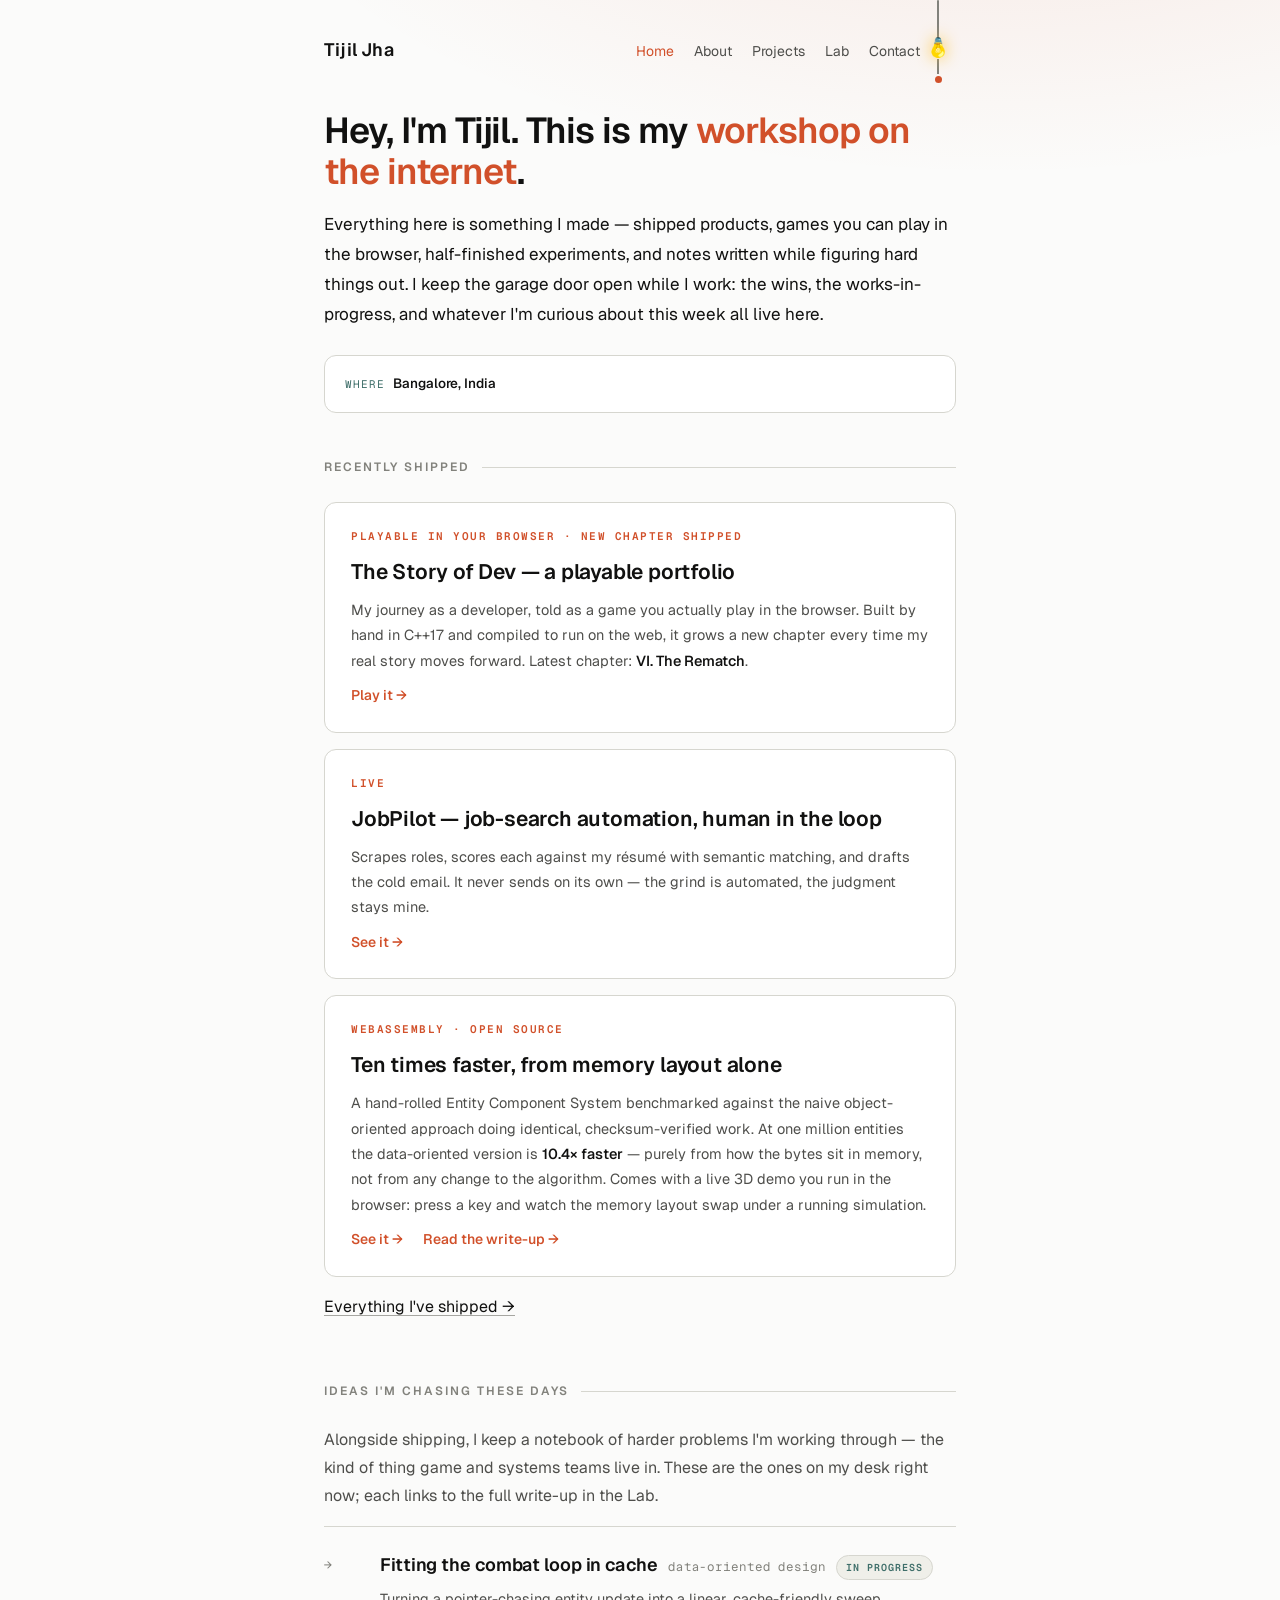
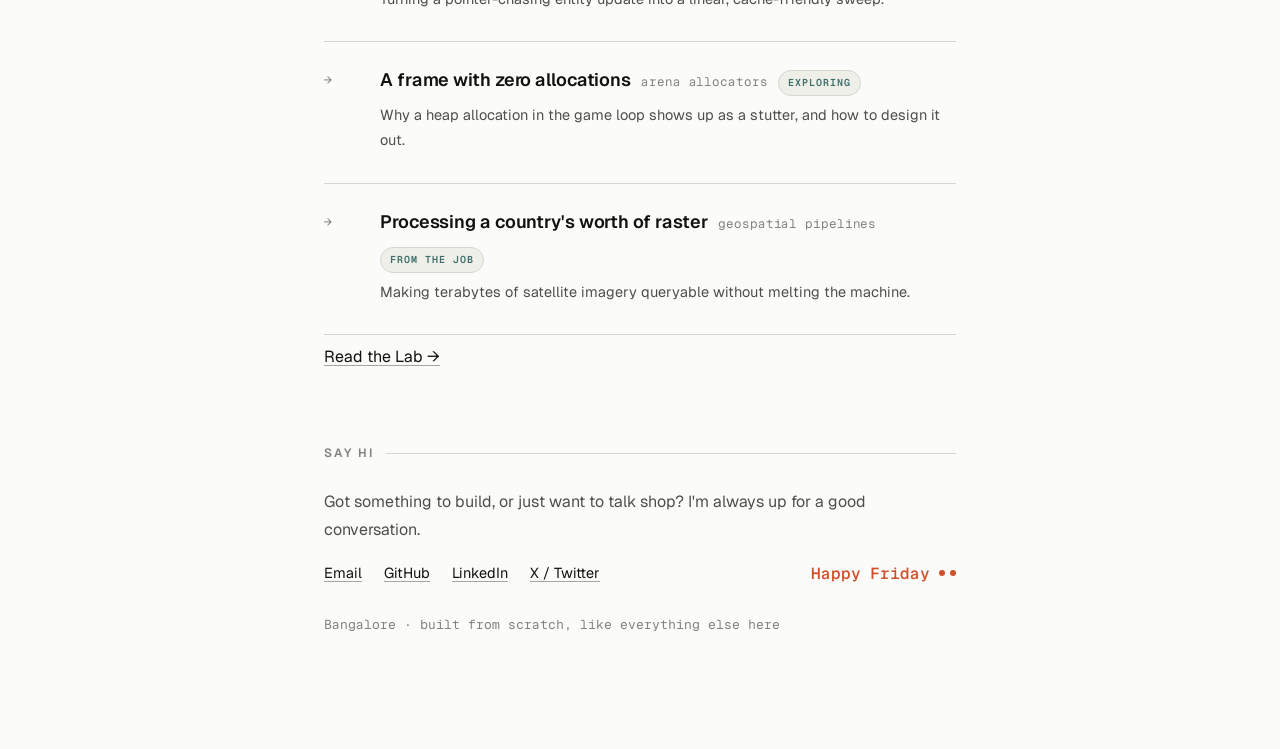
<file: index.html>
<!DOCTYPE html>
<html lang="en">
<head>
<meta charset="utf-8">
<meta name="viewport" content="width=device-width, initial-scale=1">
<title>Tijil Jha</title>
<meta name="description" content="Tijil Jha — software engineer in Bangalore. I build products end to end, and turn the making of them into things you can play and read.">
<link rel="preconnect" href="https://rsms.me/">
<link rel="stylesheet" href="https://rsms.me/inter/inter.css">
<link rel="stylesheet" href="theme.css">
<script src="theme.js"></script>
</head>
<body>

<header class="site">
  <div class="wrap">
    <div class="row">
      <a class="brand" href="index.html">Tijil&nbsp;Jha</a>
      <nav class="main">
        <a href="index.html" aria-current="page">Home</a>
        <a href="about.html">About</a>
        <a href="projects.html">Projects</a>
        <a href="lab.html">Lab</a>
        <a href="mailto:tijiljha8@gmail.com">Contact</a>
        <button class="pullbulb" onclick="pullBulb(this)" aria-label="Toggle the lights" title="Pull the cord"><span class="pb-wire"></span><span class="pb-bulb">💡</span><span class="pb-cord"></span><span class="pb-knob"></span></button>
      </nav>
    </div>
  </div>
</header>

<section>
  <div class="wrap">
    <h1>Hey, I'm Tijil. This is my <span class="light">workshop on the internet</span>.</h1>
    <p class="lead">
      Everything here is something I made — shipped products, games you can play in the browser,
      half-finished experiments, and notes written while figuring hard things out. I keep the
      garage door open while I work: the wins, the works-in-progress, and whatever I'm
      curious about this week all live here.
    </p>

    <div class="nowcard">
      <div class="item"><span class="k">where</span> <span><b>Bangalore, India</b></span></div>
    </div>
  </div>
</section>

<section>
  <div class="wrap">
    <h2 class="sec">Recently shipped</h2>

    <a class="feature" href="https://e33-parry-combat.vercel.app" target="_blank" rel="noopener">
      <div class="kick">Playable in your browser · new chapter shipped</div>
      <h3>The Story of Dev — a playable portfolio</h3>
      <p>My journey as a developer, told as a game you actually play in the browser. Built by
      hand in C++17 and compiled to run on the web, it grows a new chapter every time my real
      story moves forward. Latest chapter: <b>VI. The Rematch</b>.</p>
      <div class="cta">Play it →</div>
    </a>

    <a class="feature" href="https://jobpilot-coral-nu.vercel.app" target="_blank" rel="noopener">
      <div class="kick">Live</div>
      <h3>JobPilot — job-search automation, human in the loop</h3>
      <p>Scrapes roles, scores each against my résumé with semantic matching, and drafts the
      cold email. It never sends on its own — the grind is automated, the judgment stays mine.</p>
      <div class="cta">See it →</div>
    </a>

    <div class="feature">
      <div class="kick">WebAssembly · open source</div>
      <h3>Ten times faster, from memory layout alone</h3>
      <p>A hand-rolled Entity Component System benchmarked against the naive object-oriented
      approach doing identical, checksum-verified work. At one million entities the data-oriented
      version is <b>10.4× faster</b> — purely from how the bytes sit in memory, not from any change
      to the algorithm. Comes with a live 3D demo you run in the browser: press a key and watch the
      memory layout swap under a running simulation.</p>
      <div class="cta" style="display:flex;gap:20px;flex-wrap:wrap">
        <a href="https://ecs-benchmark.vercel.app/" target="_blank" rel="noopener" style="text-decoration:none;color:var(--accent)">See it →</a>
        <a href="lab-ecs.html" style="text-decoration:none;color:var(--accent)">Read the write-up →</a>
      </div>
    </div>

    <p style="margin-top:6px"><a href="projects.html">Everything I've shipped →</a></p>
  </div>
</section>

<section>
  <div class="wrap">
    <h2 class="sec">Ideas I'm chasing these days</h2>
    <p>
      Alongside shipping, I keep a notebook of harder problems I'm working through — the kind of
      thing game and systems teams live in. These are the ones on my desk right now; each links
      to the full write-up in the Lab.
    </p>
    <ul class="rows">
      <li>
        <span class="n">→</span>
        <div>
          <h3><a href="lab-cache.html">Fitting the combat loop in cache</a> <span class="meta">data-oriented design</span> <span class="status">in&nbsp;progress</span></h3>
          <p>Turning a pointer-chasing entity update into a linear, cache-friendly sweep.</p>
        </div>
      </li>
      <li>
        <span class="n">→</span>
        <div>
          <h3><a href="lab-alloc.html">A frame with zero allocations</a> <span class="meta">arena allocators</span> <span class="status">exploring</span></h3>
          <p>Why a heap allocation in the game loop shows up as a stutter, and how to design it out.</p>
        </div>
      </li>
      <li>
        <span class="n">→</span>
        <div>
          <h3><a href="lab-raster.html">Processing a country's worth of raster</a> <span class="meta">geospatial pipelines</span> <span class="status">from&nbsp;the&nbsp;job</span></h3>
          <p>Making terabytes of satellite imagery queryable without melting the machine.</p>
        </div>
      </li>
    </ul>
    <p style="margin-top:8px"><a href="lab.html">Read the Lab →</a></p>
  </div>
</section>

<footer class="site" id="contact">
  <div class="wrap">
    <h2 class="sec">Say hi</h2>
    <p>Got something to build, or just want to talk shop? I'm always up for a good conversation.</p>
    <div class="links">
      <a href="mailto:tijiljha8@gmail.com">Email</a>
      <a href="https://github.com/tijiljha" target="_blank" rel="noopener">GitHub</a>
      <a href="https://www.linkedin.com/in/tijil-jha-8844722a5" target="_blank" rel="noopener">LinkedIn</a>
      <a href="https://x.com/TijilJha283574" target="_blank" rel="noopener">X&nbsp;/&nbsp;Twitter</a>
      <span class="greet">Happy <span id="weekday">Day</span><span class="wink" aria-hidden="true"><i></i><i class="r"></i></span></span>
    </div>
    <p class="fine">Bangalore · built from scratch, like everything else here</p>
  </div>
</footer>

<style>
  .greet{font-family:var(--mono);font-size:16px;color:var(--accent);font-weight:550;
         margin-left:auto;display:inline-flex;align-items:center;gap:9px}
  .wink{display:inline-flex;align-items:center;gap:5px;padding-bottom:2px}
  .wink i{width:6px;height:6px;border-radius:50%;background:var(--accent);
          display:inline-block;transform-origin:center}
  .wink i.r{animation:wink 3.4s ease-in-out infinite}
  @keyframes wink{0%,86%,100%{transform:scaleY(1)}90%,95%{transform:scaleY(.14)}}
  @media (prefers-reduced-motion:reduce){.wink i.r{animation:none}}
</style>
<script>
  document.getElementById('weekday').textContent =
    new Date().toLocaleDateString('en-US', { weekday: 'long' });
</script>

</body>
</html>
</file>
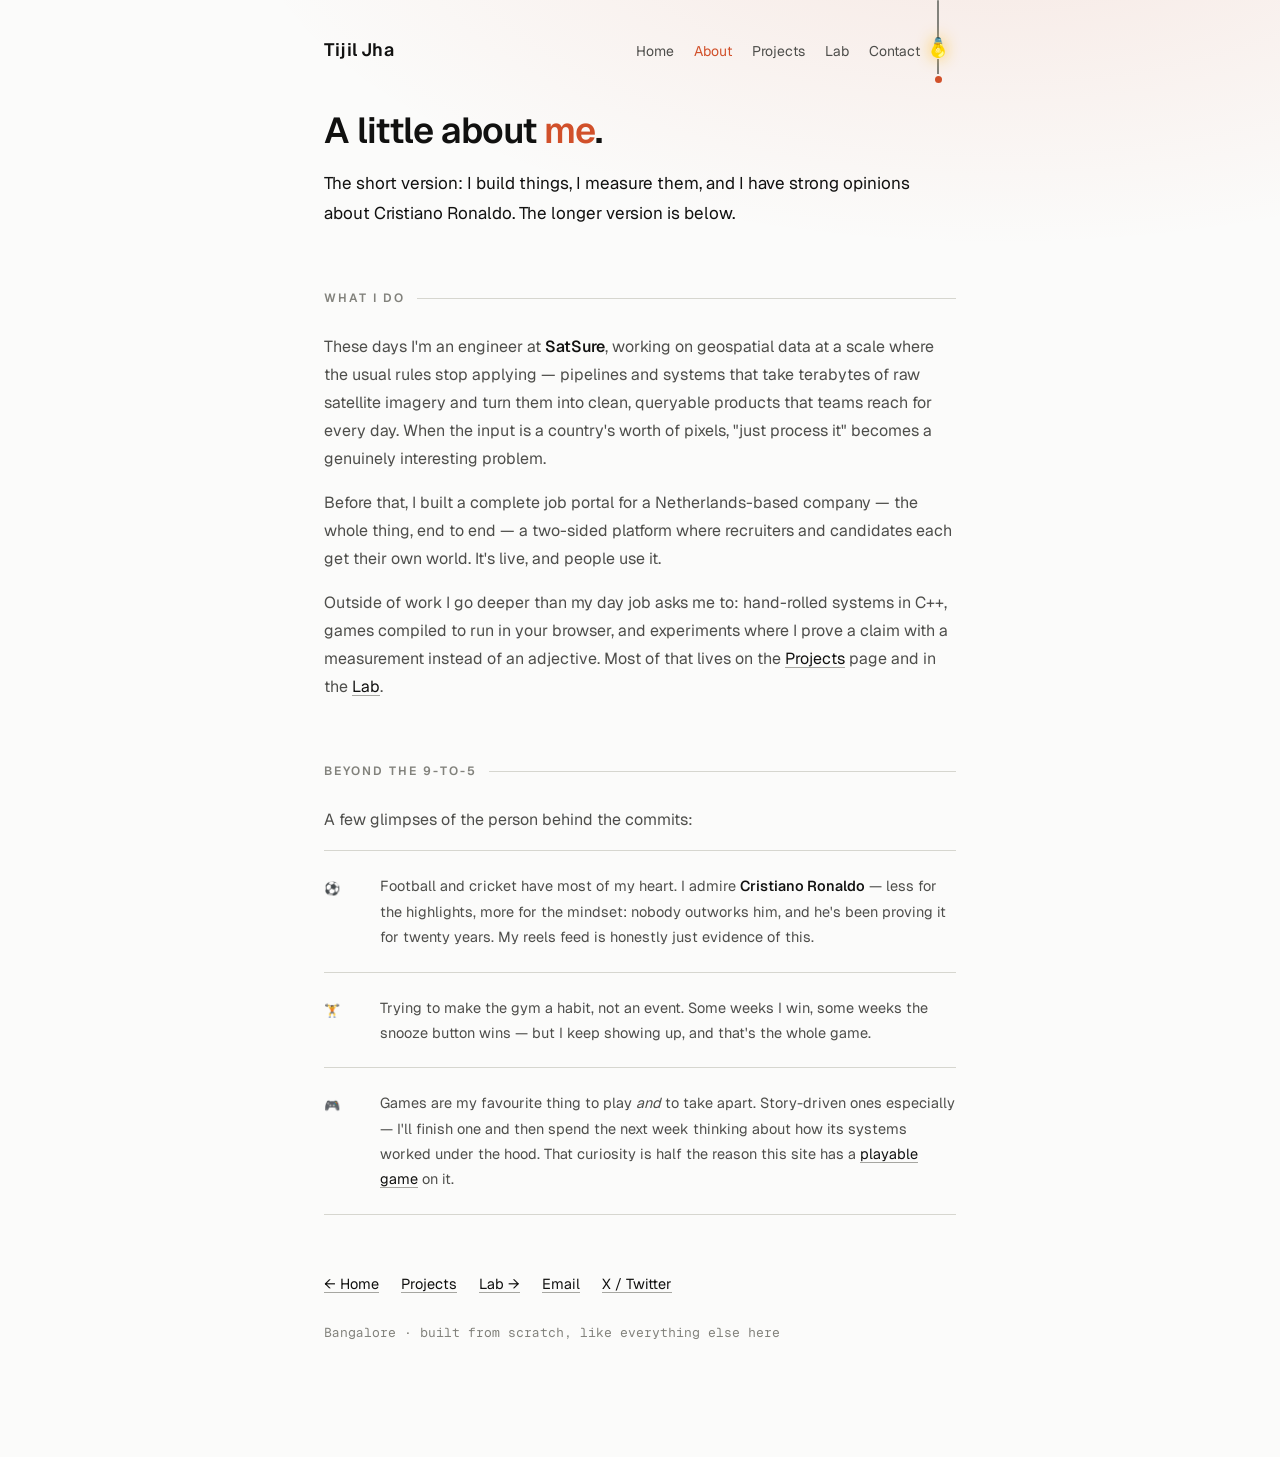
<file: about.html>
<!DOCTYPE html>
<html lang="en">
<head>
<meta charset="utf-8">
<meta name="viewport" content="width=device-width, initial-scale=1">
<title>About — Tijil Jha</title>
<meta name="description" content="About Tijil Jha — engineer working on geospatial data at scale, builder of games and tools, football and story-driven-games enthusiast.">
<link rel="preconnect" href="https://rsms.me/">
<link rel="stylesheet" href="https://rsms.me/inter/inter.css">
<link rel="stylesheet" href="theme.css">
<script src="theme.js"></script>
</head>
<body>

<header class="site">
  <div class="wrap">
    <div class="row">
      <a class="brand" href="index.html">Tijil&nbsp;Jha</a>
      <nav class="main">
        <a href="index.html">Home</a>
        <a href="about.html" aria-current="page">About</a>
        <a href="projects.html">Projects</a>
        <a href="lab.html">Lab</a>
        <a href="mailto:tijiljha8@gmail.com">Contact</a>
        <button class="pullbulb" onclick="pullBulb(this)" aria-label="Toggle the lights" title="Pull the cord"><span class="pb-wire"></span><span class="pb-bulb">💡</span><span class="pb-cord"></span><span class="pb-knob"></span></button>
      </nav>
    </div>
  </div>
</header>

<section>
  <div class="wrap">
    <h1>A little about <span class="light">me</span>.</h1>
    <p class="lead">
      The short version: I build things, I measure them, and I have strong opinions about
      Cristiano Ronaldo. The longer version is below.
    </p>
  </div>
</section>

<section>
  <div class="wrap">
    <h2 class="sec">What I do</h2>
    <p>
      These days I'm an engineer at <b>SatSure</b>, working on geospatial data at a scale where
      the usual rules stop applying — pipelines and systems that take terabytes of raw satellite
      imagery and turn them into clean, queryable products that teams reach for every day.
      When the input is a country's worth of pixels, "just process it" becomes a genuinely
      interesting problem.
    </p>
    <p>
      Before that, I built a complete job portal for a Netherlands-based company — the whole
      thing, end to end — a two-sided platform where recruiters and candidates each get their
      own world. It's live, and people use it.
    </p>
    <p>
      Outside of work I go deeper than my day job asks me to: hand-rolled systems in C++,
      games compiled to run in your browser, and experiments where I prove a claim with a
      measurement instead of an adjective. Most of that lives on the
      <a href="projects.html">Projects</a> page and in the <a href="lab.html">Lab</a>.
    </p>
  </div>
</section>

<section>
  <div class="wrap">
    <h2 class="sec">Beyond the 9-to-5</h2>
    <p>A few glimpses of the person behind the commits:</p>
    <ul class="rows">
      <li>
        <span class="n">⚽</span>
        <div>
          <p style="margin:0">Football and cricket have most of my heart. I admire <b>Cristiano Ronaldo</b> —
          less for the highlights, more for the mindset: nobody outworks him, and he's been proving
          it for twenty years. My reels feed is honestly just evidence of this.</p>
        </div>
      </li>
      <li>
        <span class="n">🏋️</span>
        <div>
          <p style="margin:0">Trying to make the gym a habit, not an event. Some weeks I win,
          some weeks the snooze button wins — but I keep showing up, and that's the whole game.</p>
        </div>
      </li>
      <li>
        <span class="n">🎮</span>
        <div>
          <p style="margin:0">Games are my favourite thing to play <em>and</em> to take apart.
          Story-driven ones especially — I'll finish one and then spend the next week thinking about
          how its systems worked under the hood. That curiosity is half the reason this site has
          a <a href="https://e33-parry-combat.vercel.app" target="_blank" rel="noopener">playable game</a> on it.</p>
        </div>
      </li>
    </ul>
  </div>
</section>

<footer class="site">
  <div class="wrap">
    <div class="links">
      <a href="index.html">← Home</a>
      <a href="projects.html">Projects</a>
      <a href="lab.html">Lab →</a>
      <a href="mailto:tijiljha8@gmail.com">Email</a>
      <a href="https://x.com/TijilJha283574" target="_blank" rel="noopener">X&nbsp;/&nbsp;Twitter</a>
    </div>
    <p class="fine">Bangalore · built from scratch, like everything else here</p>
  </div>
</footer>

</body>
</html>
</file>
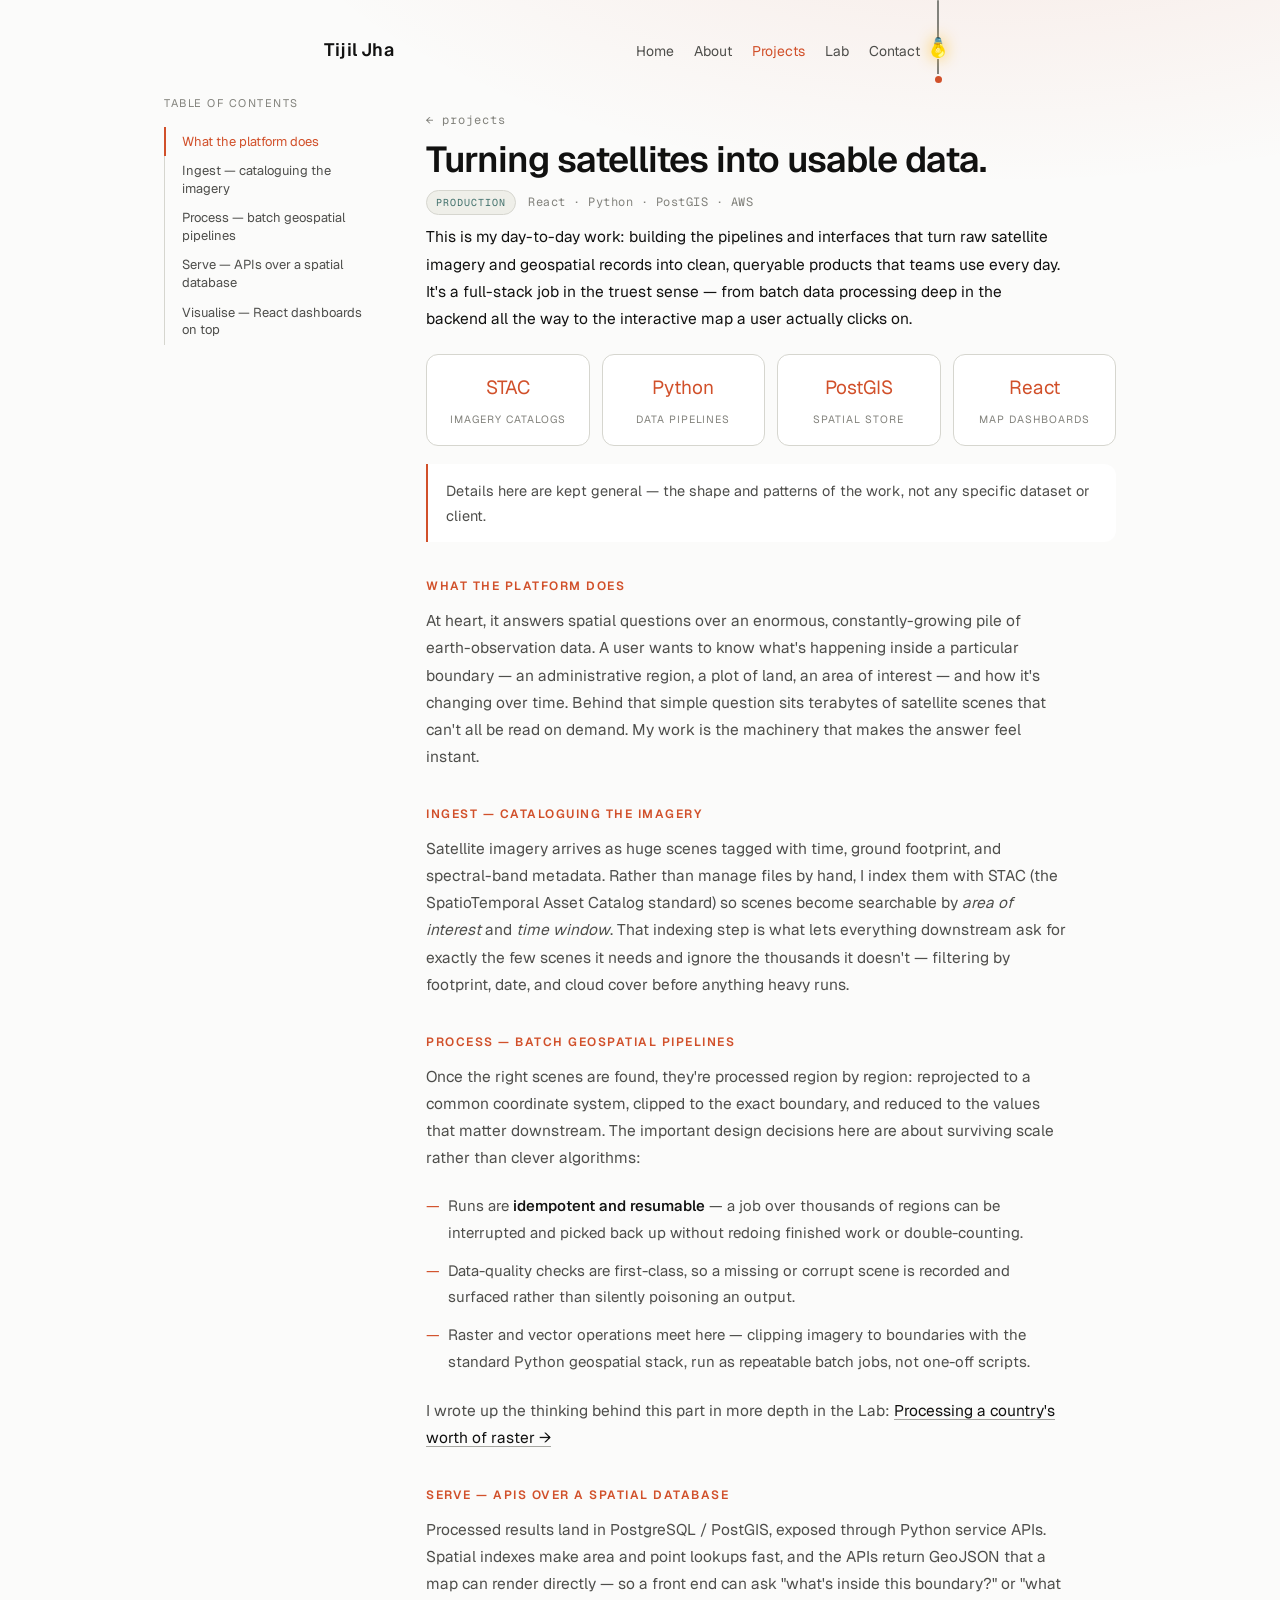
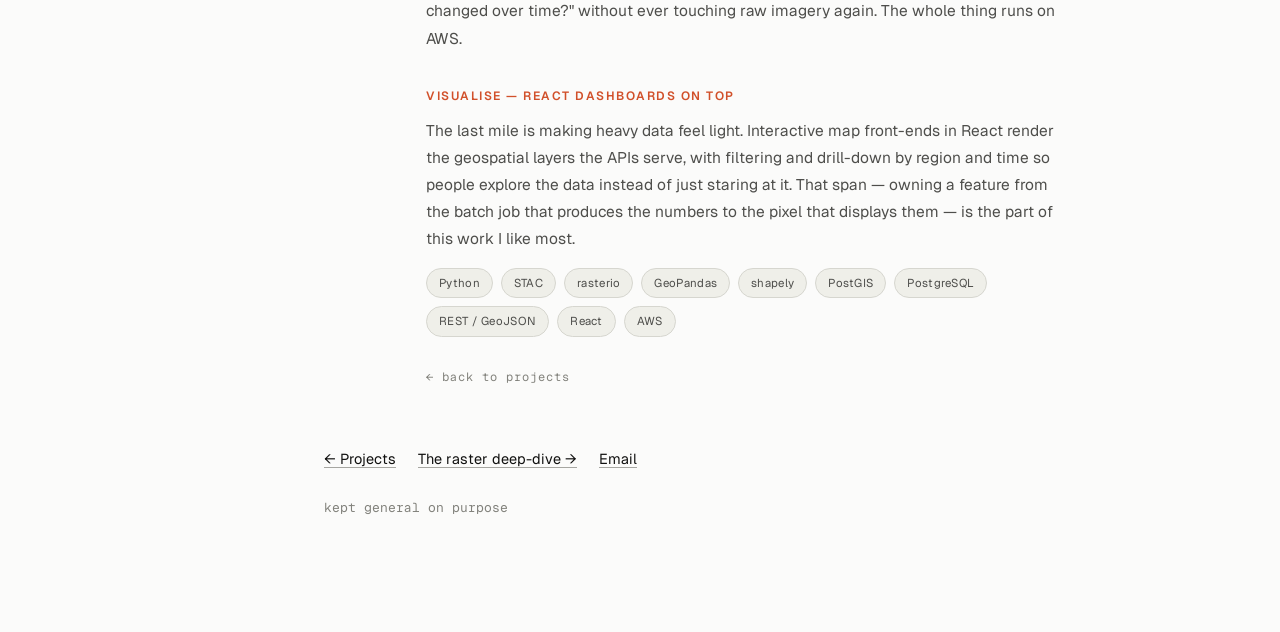
<file: gis.html>
<!DOCTYPE html>
<html lang="en">
<head>
<meta charset="utf-8">
<meta name="viewport" content="width=device-width, initial-scale=1">
<title>Geospatial data platform — Tijil Jha</title>
<meta name="description" content="Turning raw satellite imagery and boundary data into clean, queryable products teams rely on — the platform I work on day to day.">
<link rel="preconnect" href="https://rsms.me/">
<link rel="stylesheet" href="https://rsms.me/inter/inter.css">
<link rel="stylesheet" href="theme.css">
<script src="theme.js"></script>
</head>
<body>

<header class="site">
  <div class="wrap">
    <div class="row">
      <a class="brand" href="index.html">Tijil&nbsp;Jha</a>
      <nav class="main">
        <a href="index.html">Home</a>
        <a href="about.html">About</a>
        <a href="projects.html" aria-current="page">Projects</a>
        <a href="lab.html">Lab</a>
        <a href="mailto:tijiljha8@gmail.com">Contact</a>
        <button class="pullbulb" onclick="pullBulb(this)" aria-label="Toggle the lights" title="Pull the cord"><span class="pb-wire"></span><span class="pb-bulb">💡</span><span class="pb-cord"></span><span class="pb-knob"></span></button>
      </nav>
    </div>
  </div>
</header>

<div class="doclayout">
  <aside class="toc"><p class="toc-h">Table of Contents</p><nav id="toc"></nav></aside>
  <main class="doc">
    <a class="backlink" href="projects.html">← projects</a>
    <h1>Turning satellites into usable data.</h1>
    <div class="meta"><span class="status">production</span> <span>React · Python · PostGIS · AWS</span></div>

    <p class="lead">
      This is my day-to-day work: building the pipelines and interfaces that turn raw satellite
      imagery and geospatial records into clean, queryable products that teams use every day. It's a
      full-stack job in the truest sense — from batch data processing deep in the backend all the way
      to the interactive map a user actually clicks on.
    </p>

    <div class="metrics">
      <div class="metric"><div class="n">STAC</div><div class="l">imagery catalogs</div></div>
      <div class="metric"><div class="n">Python</div><div class="l">data pipelines</div></div>
      <div class="metric"><div class="n">PostGIS</div><div class="l">spatial store</div></div>
      <div class="metric"><div class="n">React</div><div class="l">map dashboards</div></div>
    </div>
    <div class="callout">Details here are kept general — the shape and patterns of the work, not any specific dataset or client.</div>

    <h2>What the platform does</h2>
    <p>
      At heart, it answers spatial questions over an enormous, constantly-growing pile of
      earth-observation data. A user wants to know what's happening inside a particular boundary —
      an administrative region, a plot of land, an area of interest — and how it's changing over time.
      Behind that simple question sits terabytes of satellite scenes that can't all be read on demand.
      My work is the machinery that makes the answer feel instant.
    </p>

    <h2>Ingest — cataloguing the imagery</h2>
    <p>
      Satellite imagery arrives as huge scenes tagged with time, ground footprint, and spectral-band
      metadata. Rather than manage files by hand, I index them with STAC (the SpatioTemporal Asset
      Catalog standard) so scenes become searchable by <em>area of interest</em> and
      <em>time window</em>. That indexing step is what lets everything downstream ask for exactly the
      few scenes it needs and ignore the thousands it doesn't — filtering by footprint, date, and
      cloud cover before anything heavy runs.
    </p>

    <h2>Process — batch geospatial pipelines</h2>
    <p>
      Once the right scenes are found, they're processed region by region: reprojected to a common
      coordinate system, clipped to the exact boundary, and reduced to the values that matter
      downstream. The important design decisions here are about surviving scale rather than clever
      algorithms:
    </p>
    <ul>
      <li>Runs are <b>idempotent and resumable</b> — a job over thousands of regions can be interrupted and picked back up without redoing finished work or double-counting.</li>
      <li>Data-quality checks are first-class, so a missing or corrupt scene is recorded and surfaced rather than silently poisoning an output.</li>
      <li>Raster and vector operations meet here — clipping imagery to boundaries with the standard Python geospatial stack, run as repeatable batch jobs, not one-off scripts.</li>
    </ul>
    <p>
      I wrote up the thinking behind this part in more depth in the Lab:
      <a href="lab-raster.html">Processing a country's worth of raster →</a>
    </p>

    <h2>Serve — APIs over a spatial database</h2>
    <p>
      Processed results land in PostgreSQL / PostGIS, exposed through Python service APIs. Spatial
      indexes make area and point lookups fast, and the APIs return GeoJSON that a map can render
      directly — so a front end can ask "what's inside this boundary?" or "what changed over time?"
      without ever touching raw imagery again. The whole thing runs on AWS.
    </p>

    <h2>Visualise — React dashboards on top</h2>
    <p>
      The last mile is making heavy data feel light. Interactive map front-ends in React render the
      geospatial layers the APIs serve, with filtering and drill-down by region and time so people
      explore the data instead of just staring at it. That span — owning a feature from the batch job
      that produces the numbers to the pixel that displays them — is the part of this work I like most.
    </p>

    <div class="tags">
      <span class="tag">Python</span><span class="tag">STAC</span><span class="tag">rasterio</span>
      <span class="tag">GeoPandas</span><span class="tag">shapely</span><span class="tag">PostGIS</span>
      <span class="tag">PostgreSQL</span><span class="tag">REST / GeoJSON</span><span class="tag">React</span><span class="tag">AWS</span>
    </div>

    <a class="backlink" href="projects.html">← back to projects</a>
  </main>
</div>

<footer class="site">
  <div class="wrap">
    <div class="links">
      <a href="projects.html">← Projects</a>
      <a href="lab-raster.html">The raster deep-dive →</a>
      <a href="mailto:tijiljha8@gmail.com">Email</a>
    </div>
    <p class="fine">kept general on purpose</p>
  </div>
</footer>

<script src="toc.js"></script>
</body>
</html>
</file>
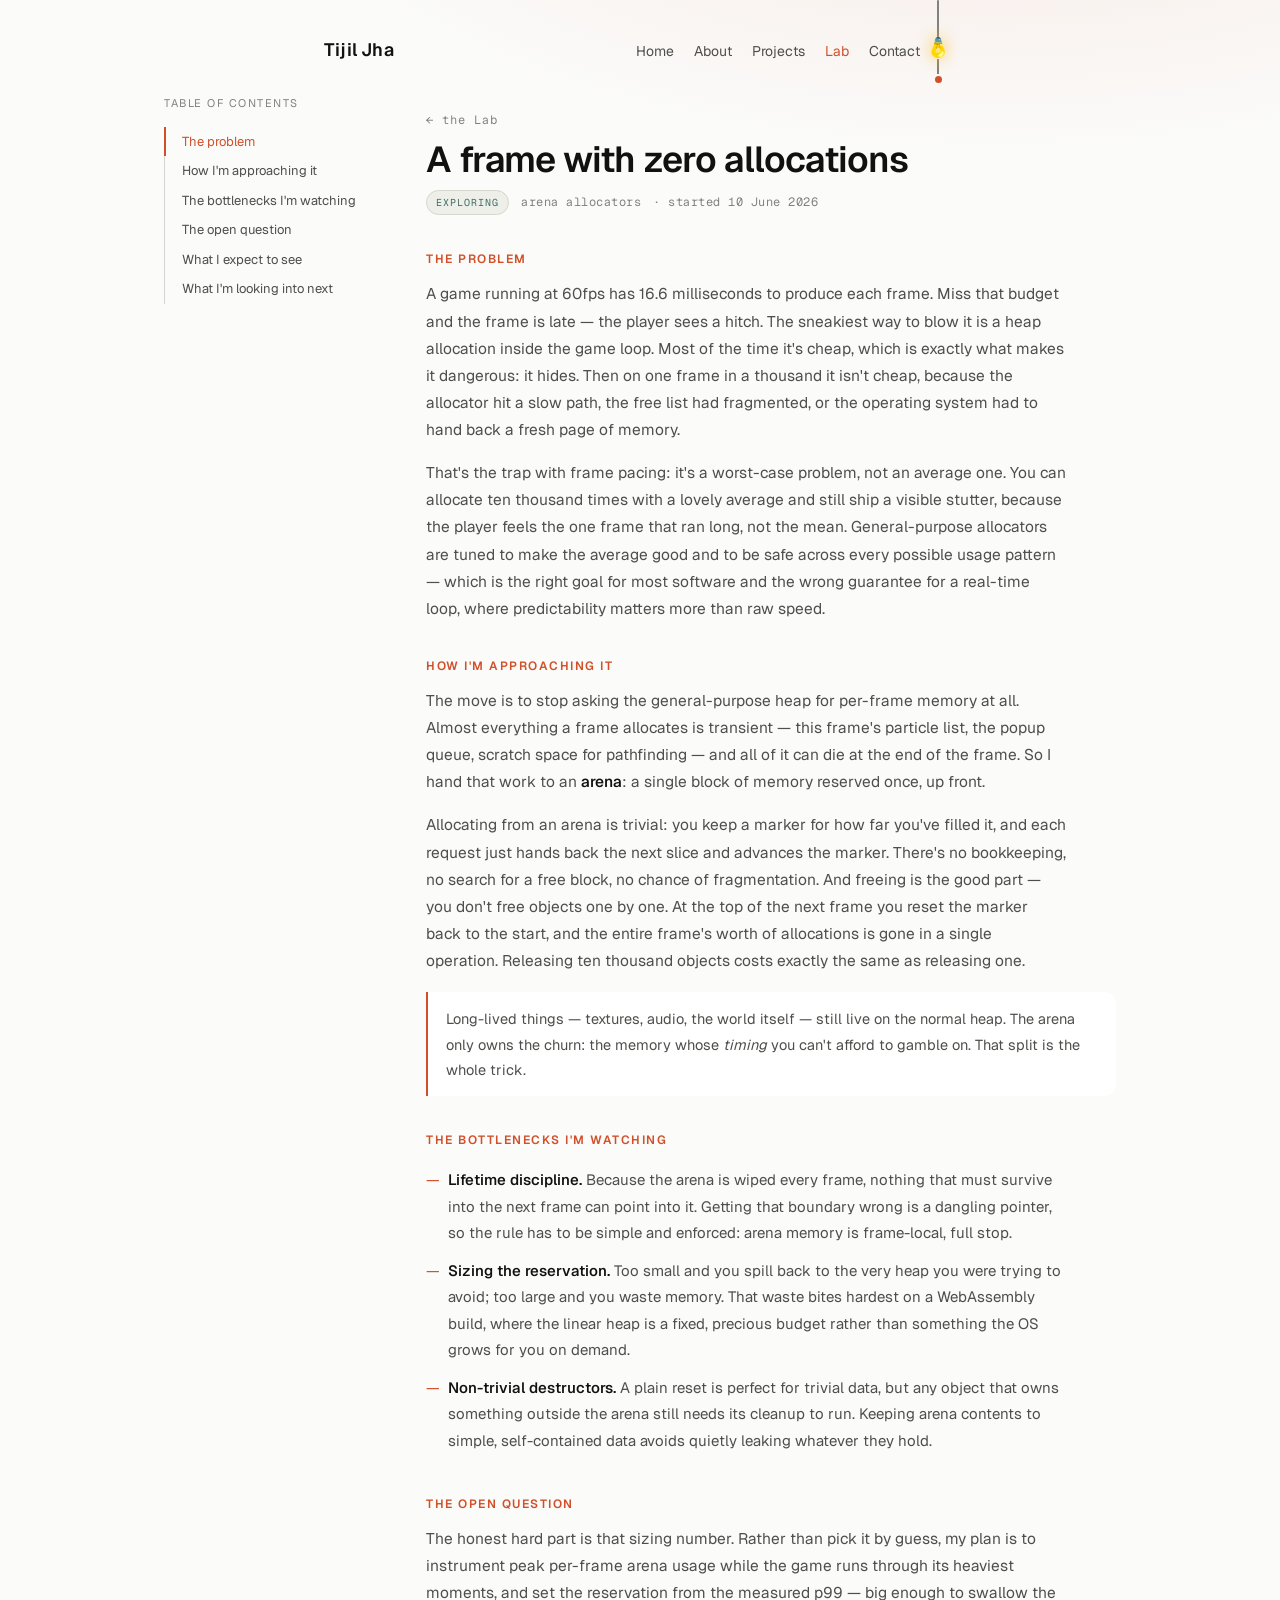
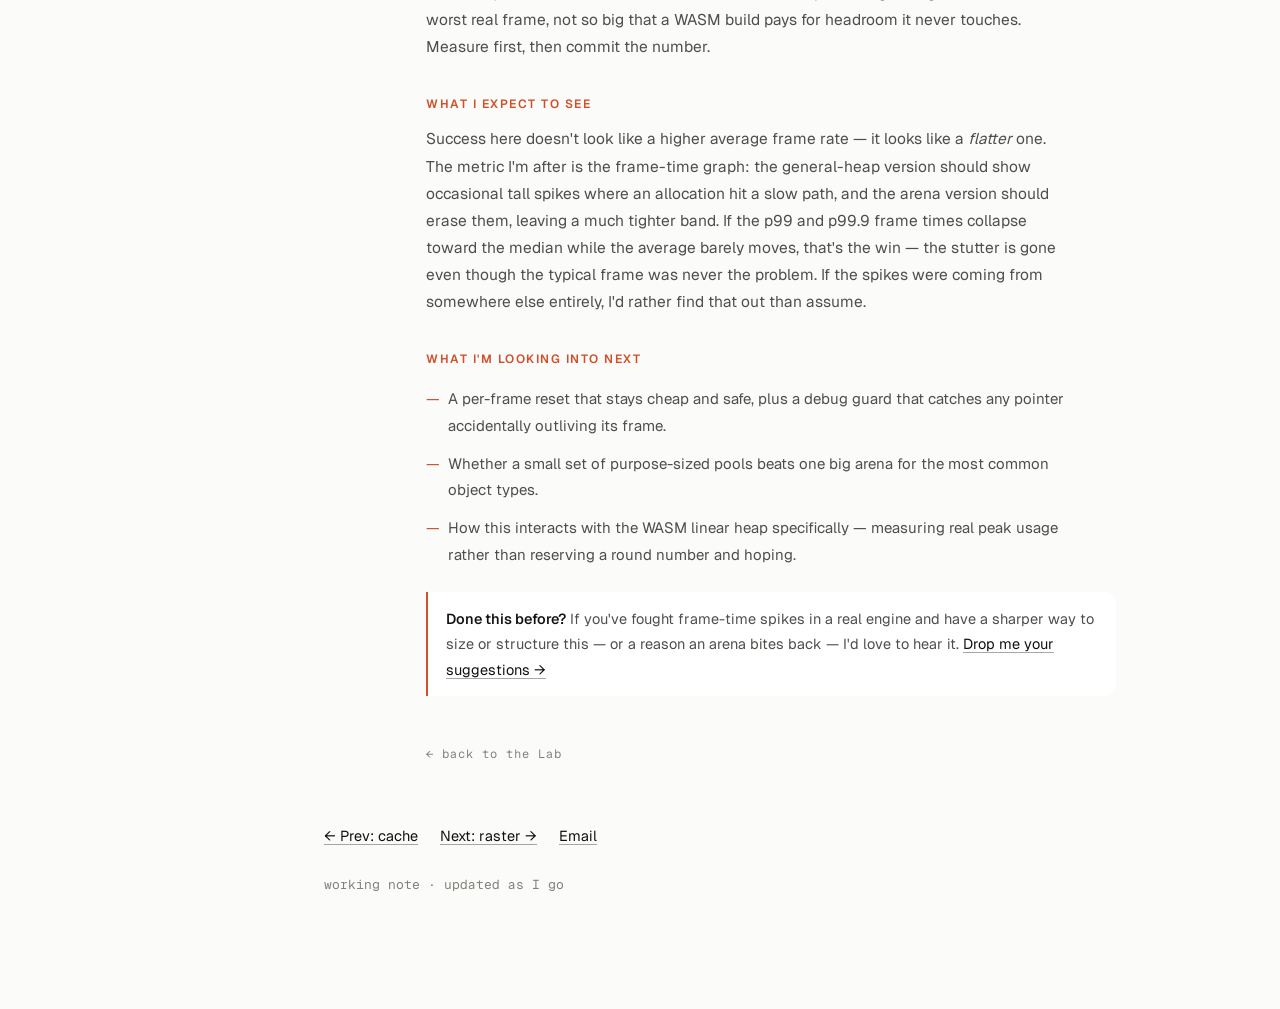
<file: lab-alloc.html>
<!DOCTYPE html>
<html lang="en">
<head>
<meta charset="utf-8">
<meta name="viewport" content="width=device-width, initial-scale=1">
<title>A frame with zero allocations — Tijil Jha</title>
<meta name="description" content="Why a single heap allocation in the game loop shows up as a stutter, and how an arena allocator designs the risk out.">
<link rel="preconnect" href="https://rsms.me/">
<link rel="stylesheet" href="https://rsms.me/inter/inter.css">
<link rel="stylesheet" href="theme.css">
<script src="theme.js"></script>
</head>
<body>

<header class="site">
  <div class="wrap">
    <div class="row">
      <a class="brand" href="index.html">Tijil&nbsp;Jha</a>
      <nav class="main">
        <a href="index.html">Home</a>
        <a href="about.html">About</a>
        <a href="projects.html">Projects</a>
        <a href="lab.html" aria-current="page">Lab</a>
        <a href="mailto:tijiljha8@gmail.com">Contact</a>
        <button class="pullbulb" onclick="pullBulb(this)" aria-label="Toggle the lights" title="Pull the cord"><span class="pb-wire"></span><span class="pb-bulb">💡</span><span class="pb-cord"></span><span class="pb-knob"></span></button>
      </nav>
    </div>
  </div>
</header>

<div class="doclayout">
  <aside class="toc"><p class="toc-h">Table of Contents</p><nav id="toc"></nav></aside>
  <main class="doc">
    <a class="backlink" href="lab.html">← the Lab</a>
    <h1>A frame with zero allocations</h1>
    <div class="meta"><span class="status">exploring</span> <span>arena allocators</span> <span>· started 10 June 2026</span></div>

    <h2>The problem</h2>
    <p>
      A game running at 60fps has 16.6 milliseconds to produce each frame. Miss that budget and the
      frame is late — the player sees a hitch. The sneakiest way to blow it is a heap allocation
      inside the game loop. Most of the time it's cheap, which is exactly what makes it dangerous:
      it hides. Then on one frame in a thousand it isn't cheap, because the allocator hit a slow path,
      the free list had fragmented, or the operating system had to hand back a fresh page of memory.
    </p>
    <p>
      That's the trap with frame pacing: it's a worst-case problem, not an average one. You can
      allocate ten thousand times with a lovely average and still ship a visible stutter, because the
      player feels the one frame that ran long, not the mean. General-purpose allocators are tuned to
      make the average good and to be safe across every possible usage pattern — which is the right
      goal for most software and the wrong guarantee for a real-time loop, where predictability
      matters more than raw speed.
    </p>

    <h2>How I'm approaching it</h2>
    <p>
      The move is to stop asking the general-purpose heap for per-frame memory at all. Almost
      everything a frame allocates is transient — this frame's particle list, the popup queue,
      scratch space for pathfinding — and all of it can die at the end of the frame. So I hand that
      work to an <b>arena</b>: a single block of memory reserved once, up front.
    </p>
    <p>
      Allocating from an arena is trivial: you keep a marker for how far you've filled it, and each
      request just hands back the next slice and advances the marker. There's no bookkeeping, no
      search for a free block, no chance of fragmentation. And freeing is the good part — you don't
      free objects one by one. At the top of the next frame you reset the marker back to the start,
      and the entire frame's worth of allocations is gone in a single operation. Releasing ten
      thousand objects costs exactly the same as releasing one.
    </p>
    <div class="callout">
      Long-lived things — textures, audio, the world itself — still live on the normal heap. The
      arena only owns the churn: the memory whose <em>timing</em> you can't afford to gamble on. That
      split is the whole trick.
    </div>

    <h2>The bottlenecks I'm watching</h2>
    <ul>
      <li><b>Lifetime discipline.</b> Because the arena is wiped every frame, nothing that must survive into the next frame can point into it. Getting that boundary wrong is a dangling pointer, so the rule has to be simple and enforced: arena memory is frame-local, full stop.</li>
      <li><b>Sizing the reservation.</b> Too small and you spill back to the very heap you were trying to avoid; too large and you waste memory. That waste bites hardest on a WebAssembly build, where the linear heap is a fixed, precious budget rather than something the OS grows for you on demand.</li>
      <li><b>Non-trivial destructors.</b> A plain reset is perfect for trivial data, but any object that owns something outside the arena still needs its cleanup to run. Keeping arena contents to simple, self-contained data avoids quietly leaking whatever they hold.</li>
    </ul>

    <h2>The open question</h2>
    <p>
      The honest hard part is that sizing number. Rather than pick it by guess, my plan is to
      instrument peak per-frame arena usage while the game runs through its heaviest moments, and set
      the reservation from the measured p99 — big enough to swallow the worst real frame, not so big
      that a WASM build pays for headroom it never touches. Measure first, then commit the number.
    </p>

    <h2>What I expect to see</h2>
    <p>
      Success here doesn't look like a higher average frame rate — it looks like a <em>flatter</em>
      one. The metric I'm after is the frame-time graph: the general-heap version should show
      occasional tall spikes where an allocation hit a slow path, and the arena version should erase
      them, leaving a much tighter band. If the p99 and p99.9 frame times collapse toward the median
      while the average barely moves, that's the win — the stutter is gone even though the typical
      frame was never the problem. If the spikes were coming from somewhere else entirely, I'd rather
      find that out than assume.
    </p>

    <h2>What I'm looking into next</h2>
    <ul>
      <li>A per-frame reset that stays cheap and safe, plus a debug guard that catches any pointer accidentally outliving its frame.</li>
      <li>Whether a small set of purpose-sized pools beats one big arena for the most common object types.</li>
      <li>How this interacts with the WASM linear heap specifically — measuring real peak usage rather than reserving a round number and hoping.</li>
    </ul>

    <div class="callout">
      <b>Done this before?</b> If you've fought frame-time spikes in a real engine and have a sharper
      way to size or structure this — or a reason an arena bites back — I'd love to hear it.
      <a href="mailto:tijiljha8@gmail.com?subject=Lab%3A%20zero-allocation%20frame">Drop me your suggestions →</a>
    </div>

    <a class="backlink" href="lab.html">← back to the Lab</a>
  </main>
</div>

<footer class="site">
  <div class="wrap">
    <div class="links">
      <a href="lab-cache.html">← Prev: cache</a>
      <a href="lab-raster.html">Next: raster →</a>
      <a href="mailto:tijiljha8@gmail.com">Email</a>
    </div>
    <p class="fine">working note · updated as I go</p>
  </div>
</footer>

<script src="toc.js"></script>
</body>
</html>
</file>
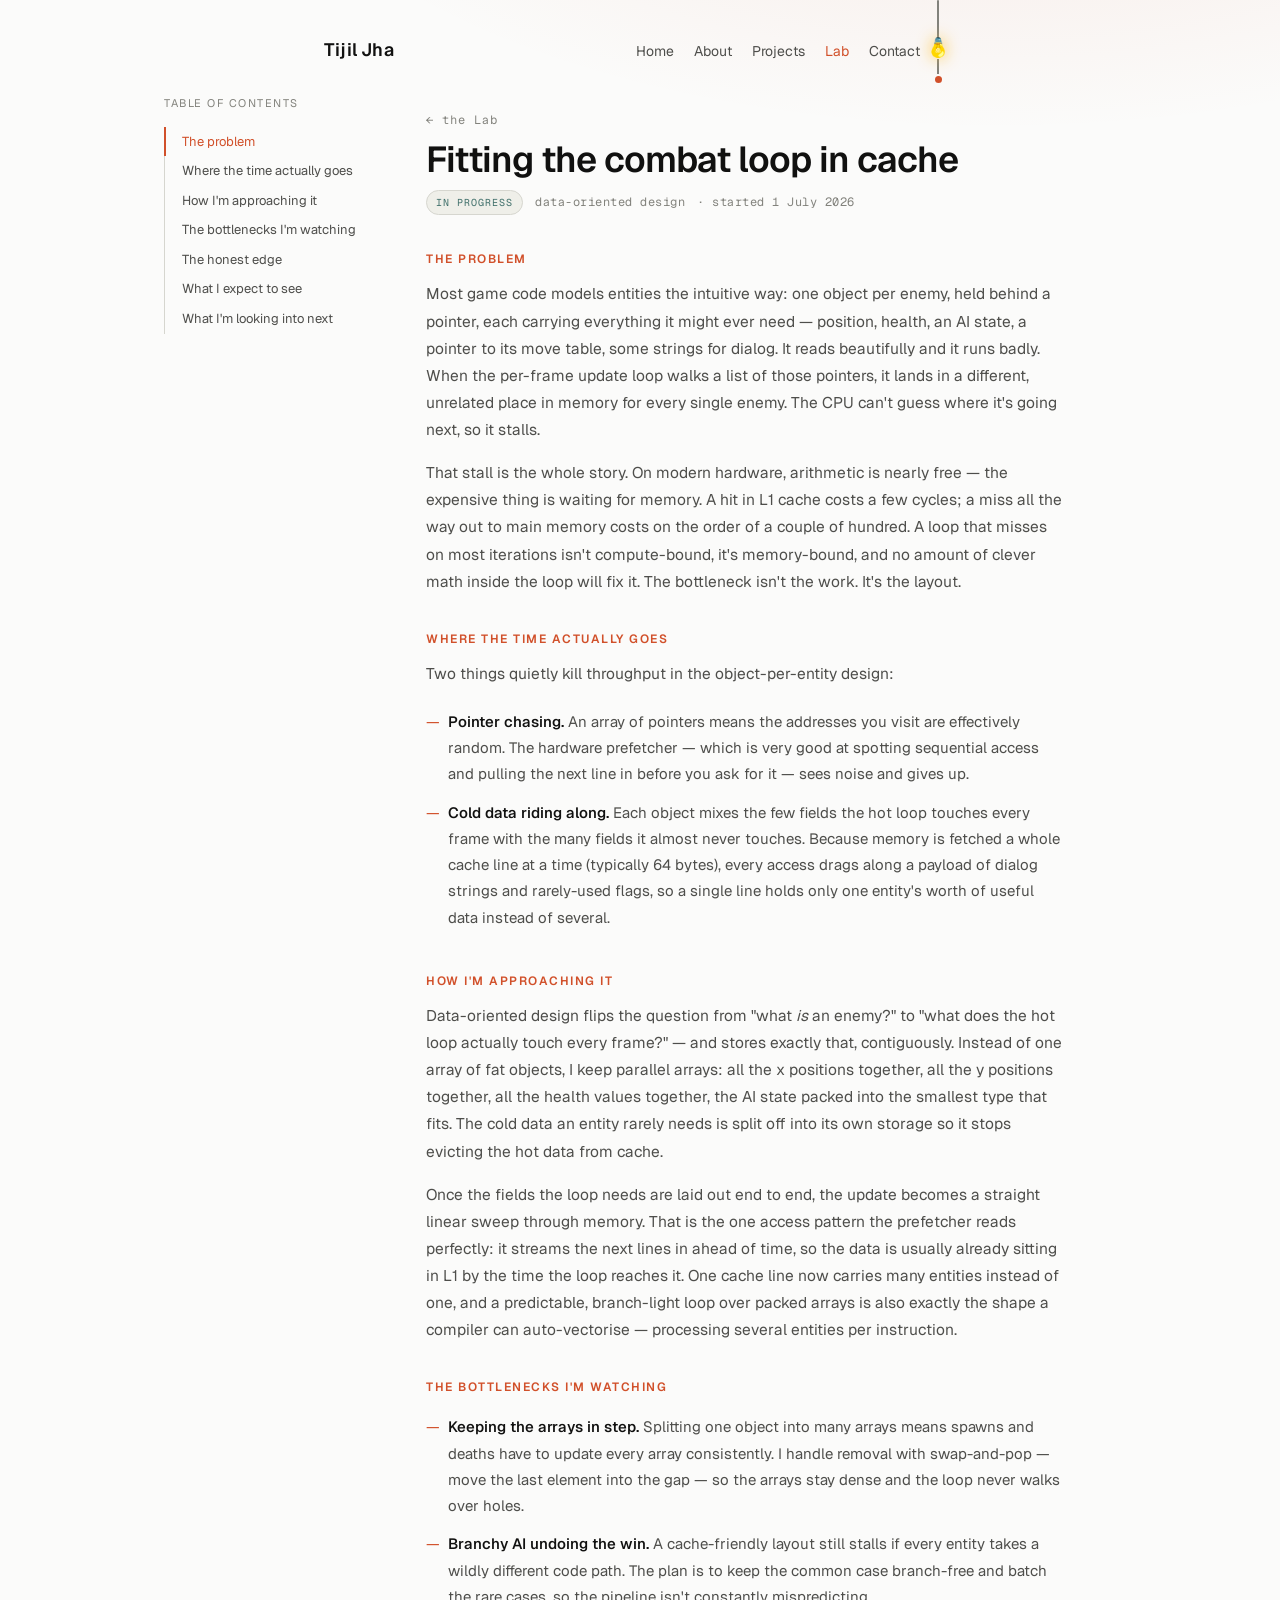
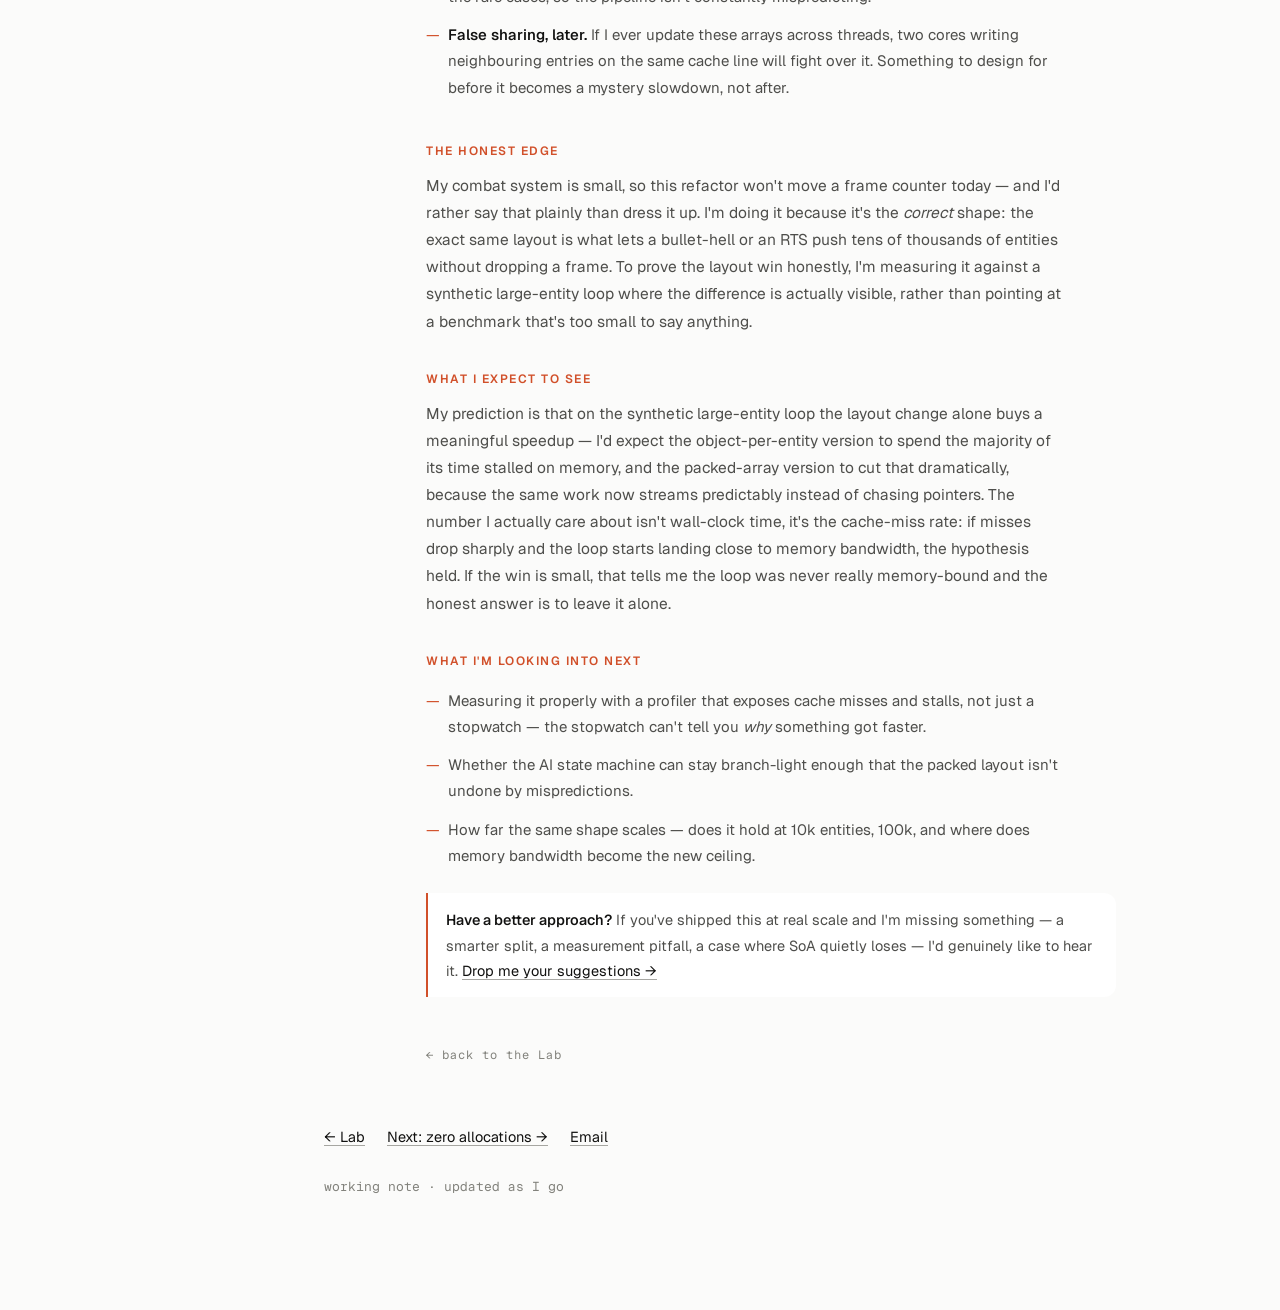
<file: lab-cache.html>
<!DOCTYPE html>
<html lang="en">
<head>
<meta charset="utf-8">
<meta name="viewport" content="width=device-width, initial-scale=1">
<title>Fitting the combat loop in cache — Tijil Jha</title>
<meta name="description" content="How I'm reshaping a pointer-chasing entity update into a cache-friendly linear sweep, and the bottlenecks that decide whether it pays off.">
<link rel="preconnect" href="https://rsms.me/">
<link rel="stylesheet" href="https://rsms.me/inter/inter.css">
<link rel="stylesheet" href="theme.css">
<script src="theme.js"></script>
</head>
<body>

<header class="site">
  <div class="wrap">
    <div class="row">
      <a class="brand" href="index.html">Tijil&nbsp;Jha</a>
      <nav class="main">
        <a href="index.html">Home</a>
        <a href="about.html">About</a>
        <a href="projects.html">Projects</a>
        <a href="lab.html" aria-current="page">Lab</a>
        <a href="mailto:tijiljha8@gmail.com">Contact</a>
        <button class="pullbulb" onclick="pullBulb(this)" aria-label="Toggle the lights" title="Pull the cord"><span class="pb-wire"></span><span class="pb-bulb">💡</span><span class="pb-cord"></span><span class="pb-knob"></span></button>
      </nav>
    </div>
  </div>
</header>

<div class="doclayout">
  <aside class="toc"><p class="toc-h">Table of Contents</p><nav id="toc"></nav></aside>
  <main class="doc">
    <a class="backlink" href="lab.html">← the Lab</a>
    <h1>Fitting the combat loop in cache</h1>
    <div class="meta"><span class="status">in progress</span> <span>data-oriented design</span> <span>· started 1 July 2026</span></div>

    <h2>The problem</h2>
    <p>
      Most game code models entities the intuitive way: one object per enemy, held behind a pointer,
      each carrying everything it might ever need — position, health, an AI state, a pointer to its
      move table, some strings for dialog. It reads beautifully and it runs badly. When the per-frame
      update loop walks a list of those pointers, it lands in a different, unrelated place in memory
      for every single enemy. The CPU can't guess where it's going next, so it stalls.
    </p>
    <p>
      That stall is the whole story. On modern hardware, arithmetic is nearly free — the expensive
      thing is waiting for memory. A hit in L1 cache costs a few cycles; a miss all the way out to
      main memory costs on the order of a couple of hundred. A loop that misses on most iterations
      isn't compute-bound, it's memory-bound, and no amount of clever math inside the loop will fix
      it. The bottleneck isn't the work. It's the layout.
    </p>

    <h2>Where the time actually goes</h2>
    <p>
      Two things quietly kill throughput in the object-per-entity design:
    </p>
    <ul>
      <li><b>Pointer chasing.</b> An array of pointers means the addresses you visit are effectively random. The hardware prefetcher — which is very good at spotting sequential access and pulling the next line in before you ask for it — sees noise and gives up.</li>
      <li><b>Cold data riding along.</b> Each object mixes the few fields the hot loop touches every frame with the many fields it almost never touches. Because memory is fetched a whole cache line at a time (typically 64 bytes), every access drags along a payload of dialog strings and rarely-used flags, so a single line holds only one entity's worth of useful data instead of several.</li>
    </ul>

    <h2>How I'm approaching it</h2>
    <p>
      Data-oriented design flips the question from "what <em>is</em> an enemy?" to "what does the hot
      loop actually touch every frame?" — and stores exactly that, contiguously. Instead of one array
      of fat objects, I keep parallel arrays: all the x positions together, all the y positions
      together, all the health values together, the AI state packed into the smallest type that fits.
      The cold data an entity rarely needs is split off into its own storage so it stops evicting the
      hot data from cache.
    </p>
    <p>
      Once the fields the loop needs are laid out end to end, the update becomes a straight linear
      sweep through memory. That is the one access pattern the prefetcher reads perfectly: it streams
      the next lines in ahead of time, so the data is usually already sitting in L1 by the time the
      loop reaches it. One cache line now carries many entities instead of one, and a predictable,
      branch-light loop over packed arrays is also exactly the shape a compiler can auto-vectorise —
      processing several entities per instruction.
    </p>

    <h2>The bottlenecks I'm watching</h2>
    <ul>
      <li><b>Keeping the arrays in step.</b> Splitting one object into many arrays means spawns and deaths have to update every array consistently. I handle removal with swap-and-pop — move the last element into the gap — so the arrays stay dense and the loop never walks over holes.</li>
      <li><b>Branchy AI undoing the win.</b> A cache-friendly layout still stalls if every entity takes a wildly different code path. The plan is to keep the common case branch-free and batch the rare cases, so the pipeline isn't constantly mispredicting.</li>
      <li><b>False sharing, later.</b> If I ever update these arrays across threads, two cores writing neighbouring entries on the same cache line will fight over it. Something to design for before it becomes a mystery slowdown, not after.</li>
    </ul>

    <h2>The honest edge</h2>
    <p>
      My combat system is small, so this refactor won't move a frame counter today — and I'd rather
      say that plainly than dress it up. I'm doing it because it's the <em>correct</em> shape: the
      exact same layout is what lets a bullet-hell or an RTS push tens of thousands of entities without
      dropping a frame. To prove the layout win honestly, I'm measuring it against a synthetic
      large-entity loop where the difference is actually visible, rather than pointing at a benchmark
      that's too small to say anything.
    </p>

    <h2>What I expect to see</h2>
    <p>
      My prediction is that on the synthetic large-entity loop the layout change alone buys a
      meaningful speedup — I'd expect the object-per-entity version to spend the majority of its time
      stalled on memory, and the packed-array version to cut that dramatically, because the same work
      now streams predictably instead of chasing pointers. The number I actually care about isn't
      wall-clock time, it's the cache-miss rate: if misses drop sharply and the loop starts landing
      close to memory bandwidth, the hypothesis held. If the win is small, that tells me the loop was
      never really memory-bound and the honest answer is to leave it alone.
    </p>

    <h2>What I'm looking into next</h2>
    <ul>
      <li>Measuring it properly with a profiler that exposes cache misses and stalls, not just a stopwatch — the stopwatch can't tell you <em>why</em> something got faster.</li>
      <li>Whether the AI state machine can stay branch-light enough that the packed layout isn't undone by mispredictions.</li>
      <li>How far the same shape scales — does it hold at 10k entities, 100k, and where does memory bandwidth become the new ceiling.</li>
    </ul>

    <div class="callout">
      <b>Have a better approach?</b> If you've shipped this at real scale and I'm missing something —
      a smarter split, a measurement pitfall, a case where SoA quietly loses — I'd genuinely like to
      hear it. <a href="mailto:tijiljha8@gmail.com?subject=Lab%3A%20combat%20loop%20in%20cache">Drop me your suggestions →</a>
    </div>

    <a class="backlink" href="lab.html">← back to the Lab</a>
  </main>
</div>

<footer class="site">
  <div class="wrap">
    <div class="links">
      <a href="lab.html">← Lab</a>
      <a href="lab-alloc.html">Next: zero allocations →</a>
      <a href="mailto:tijiljha8@gmail.com">Email</a>
    </div>
    <p class="fine">working note · updated as I go</p>
  </div>
</footer>

<script src="toc.js"></script>
</body>
</html>
</file>
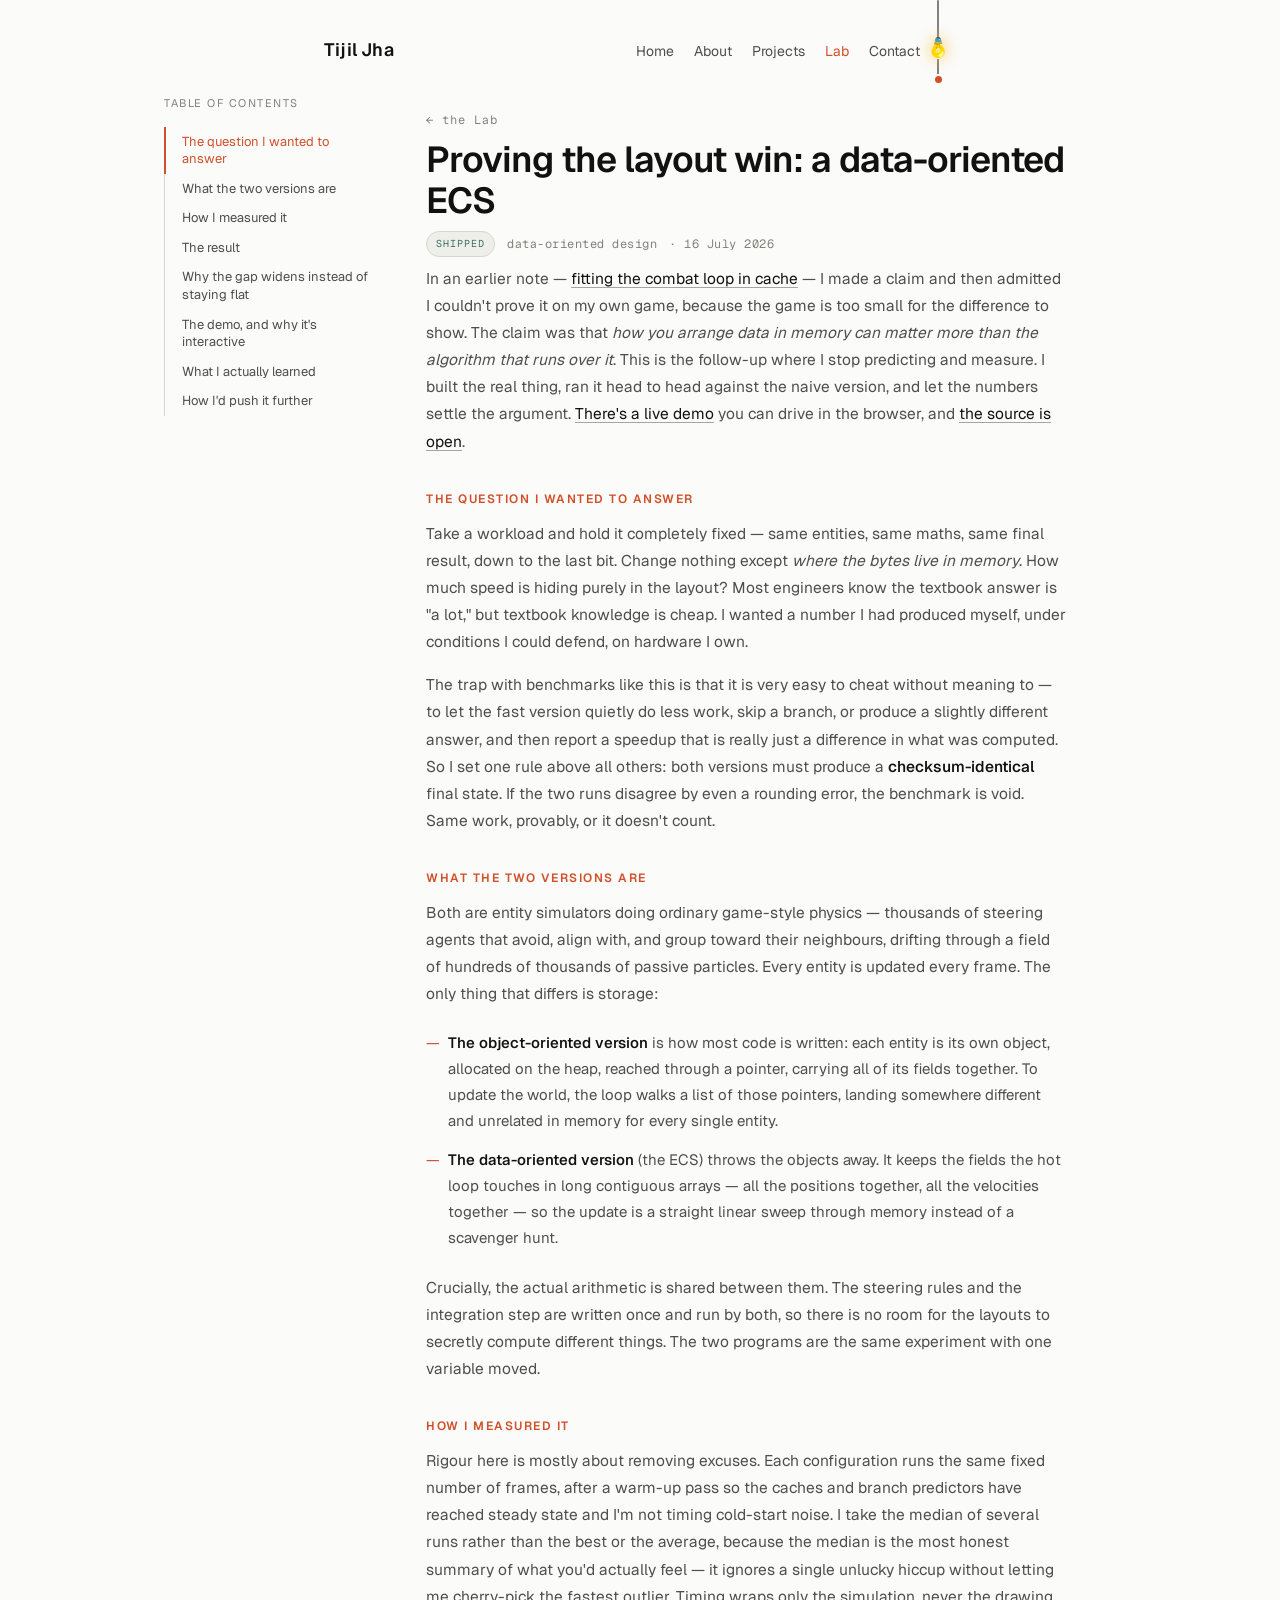
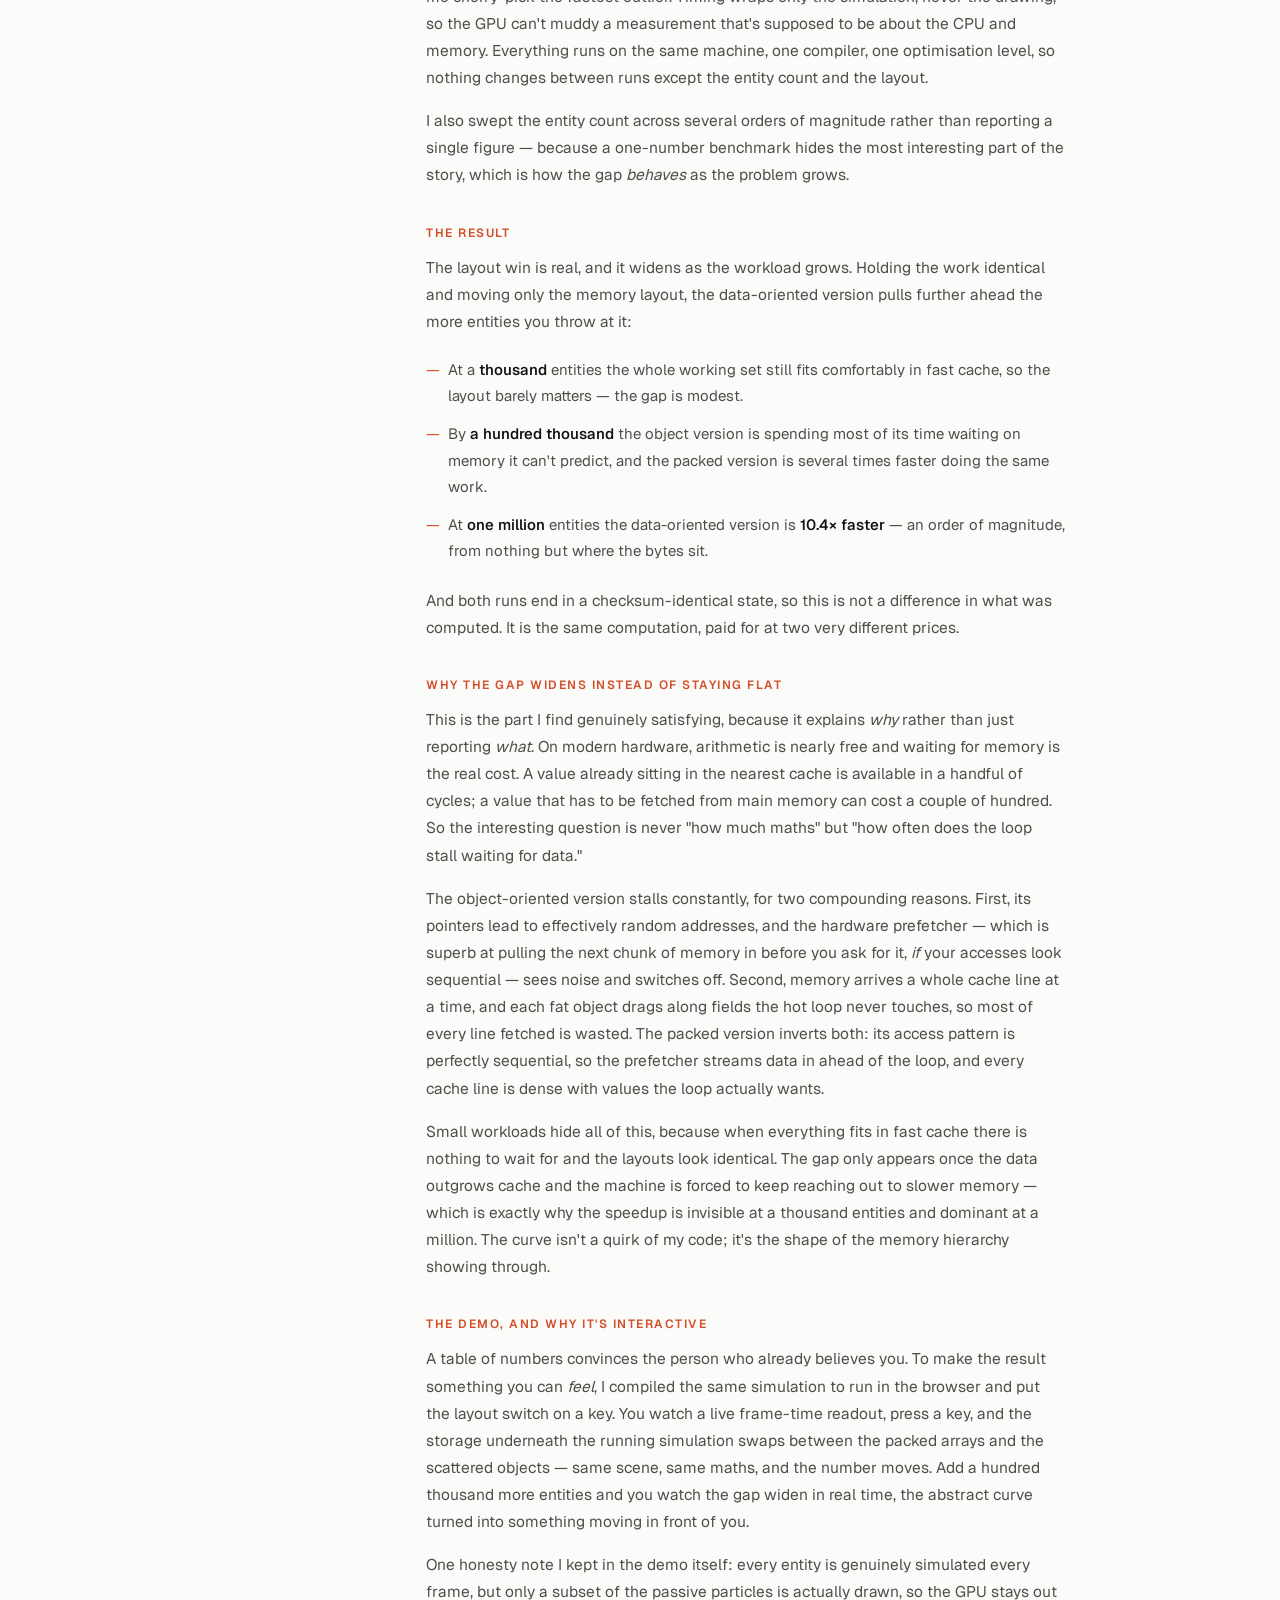
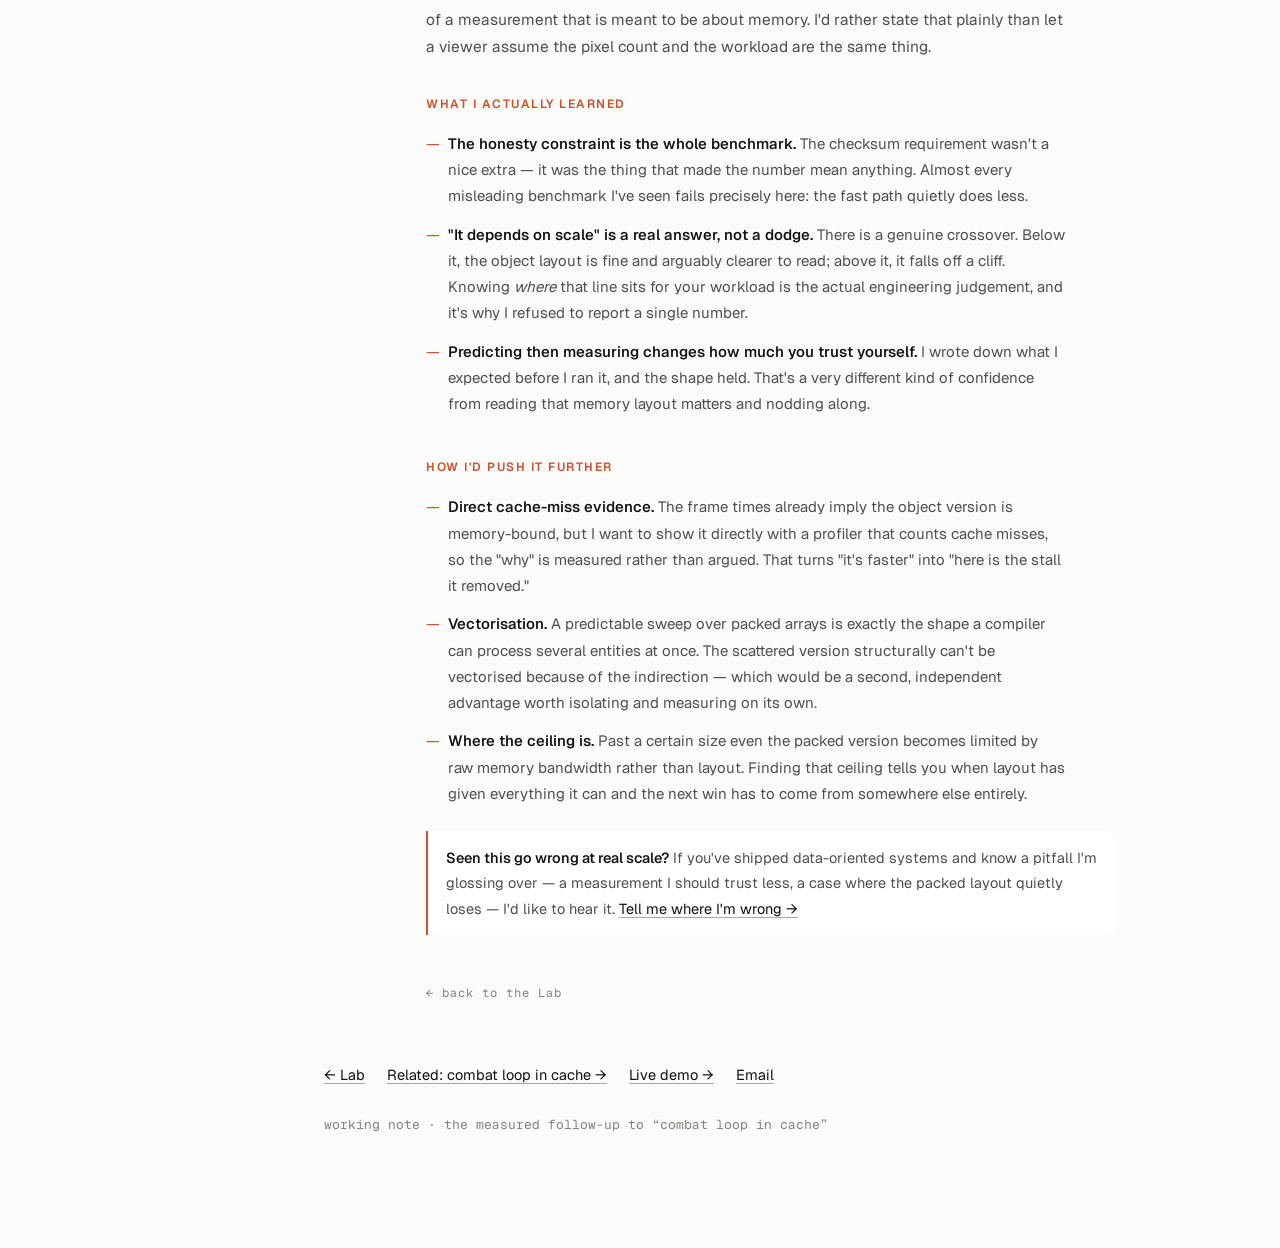
<file: lab-ecs.html>
<!DOCTYPE html>
<html lang="en">
<head>
<meta charset="utf-8">
<meta name="viewport" content="width=device-width, initial-scale=1">
<title>Proving the layout win: a data-oriented ECS — Tijil Jha</title>
<meta name="description" content="I predicted that memory layout alone could make identical work 10× faster. Then I built both versions and measured it — 10.4× at a million entities, checksum-verified.">
<link rel="preconnect" href="https://rsms.me/">
<link rel="stylesheet" href="https://rsms.me/inter/inter.css">
<link rel="stylesheet" href="theme.css">
<script src="theme.js"></script>
</head>
<body>

<header class="site">
  <div class="wrap">
    <div class="row">
      <a class="brand" href="index.html">Tijil&nbsp;Jha</a>
      <nav class="main">
        <a href="index.html">Home</a>
        <a href="about.html">About</a>
        <a href="projects.html">Projects</a>
        <a href="lab.html" aria-current="page">Lab</a>
        <a href="mailto:tijiljha8@gmail.com">Contact</a>
        <button class="pullbulb" onclick="pullBulb(this)" aria-label="Toggle the lights" title="Pull the cord"><span class="pb-wire"></span><span class="pb-bulb">💡</span><span class="pb-cord"></span><span class="pb-knob"></span></button>
      </nav>
    </div>
  </div>
</header>

<div class="doclayout">
  <aside class="toc"><p class="toc-h">Table of Contents</p><nav id="toc"></nav></aside>
  <main class="doc">
    <a class="backlink" href="lab.html">← the Lab</a>
    <h1>Proving the layout win: a data-oriented ECS</h1>
    <div class="meta"><span class="status">shipped</span> <span>data-oriented design</span> <span>· 16 July 2026</span></div>

    <p>
      In an earlier note — <a href="lab-cache.html">fitting the combat loop in cache</a> — I made a
      claim and then admitted I couldn't prove it on my own game, because the game is too small for
      the difference to show. The claim was that <em>how you arrange data in memory can matter more
      than the algorithm that runs over it</em>. This is the follow-up where I stop predicting and
      measure. I built the real thing, ran it head to head against the naive version, and let the
      numbers settle the argument. <a href="https://ecs-benchmark.vercel.app/" target="_blank" rel="noopener">There's a live demo</a>
      you can drive in the browser, and <a href="https://github.com/Tijil8/ecs-benchmark" target="_blank" rel="noopener">the source is open</a>.
    </p>

    <h2>The question I wanted to answer</h2>
    <p>
      Take a workload and hold it completely fixed — same entities, same maths, same final result,
      down to the last bit. Change nothing except <em>where the bytes live in memory</em>. How much
      speed is hiding purely in the layout? Most engineers know the textbook answer is "a lot," but
      textbook knowledge is cheap. I wanted a number I had produced myself, under conditions I could
      defend, on hardware I own.
    </p>
    <p>
      The trap with benchmarks like this is that it is very easy to cheat without meaning to — to let
      the fast version quietly do less work, skip a branch, or produce a slightly different answer,
      and then report a speedup that is really just a difference in what was computed. So I set one
      rule above all others: both versions must produce a <b>checksum-identical</b> final state. If
      the two runs disagree by even a rounding error, the benchmark is void. Same work, provably, or
      it doesn't count.
    </p>

    <h2>What the two versions are</h2>
    <p>
      Both are entity simulators doing ordinary game-style physics — thousands of steering agents
      that avoid, align with, and group toward their neighbours, drifting through a field of hundreds
      of thousands of passive particles. Every entity is updated every frame. The only thing that
      differs is storage:
    </p>
    <ul>
      <li><b>The object-oriented version</b> is how most code is written: each entity is its own
      object, allocated on the heap, reached through a pointer, carrying all of its fields together.
      To update the world, the loop walks a list of those pointers, landing somewhere different and
      unrelated in memory for every single entity.</li>
      <li><b>The data-oriented version</b> (the ECS) throws the objects away. It keeps the fields the
      hot loop touches in long contiguous arrays — all the positions together, all the velocities
      together — so the update is a straight linear sweep through memory instead of a scavenger hunt.</li>
    </ul>
    <p>
      Crucially, the actual arithmetic is shared between them. The steering rules and the integration
      step are written once and run by both, so there is no room for the layouts to secretly compute
      different things. The two programs are the same experiment with one variable moved.
    </p>

    <h2>How I measured it</h2>
    <p>
      Rigour here is mostly about removing excuses. Each configuration runs the same fixed number of
      frames, after a warm-up pass so the caches and branch predictors have reached steady state and
      I'm not timing cold-start noise. I take the median of several runs rather than the best or the
      average, because the median is the most honest summary of what you'd actually feel — it ignores
      a single unlucky hiccup without letting me cherry-pick the fastest outlier. Timing wraps only
      the simulation, never the drawing, so the GPU can't muddy a measurement that's supposed to be
      about the CPU and memory. Everything runs on the same machine, one compiler, one optimisation
      level, so nothing changes between runs except the entity count and the layout.
    </p>
    <p>
      I also swept the entity count across several orders of magnitude rather than reporting a single
      figure — because a one-number benchmark hides the most interesting part of the story, which is
      how the gap <em>behaves</em> as the problem grows.
    </p>

    <h2>The result</h2>
    <p>
      The layout win is real, and it widens as the workload grows. Holding the work identical and
      moving only the memory layout, the data-oriented version pulls further ahead the more entities
      you throw at it:
    </p>
    <ul>
      <li>At a <b>thousand</b> entities the whole working set still fits comfortably in fast cache, so
      the layout barely matters — the gap is modest.</li>
      <li>By <b>a hundred thousand</b> the object version is spending most of its time waiting on
      memory it can't predict, and the packed version is several times faster doing the same work.</li>
      <li>At <b>one million</b> entities the data-oriented version is <b>10.4× faster</b> — an order
      of magnitude, from nothing but where the bytes sit.</li>
    </ul>
    <p>
      And both runs end in a checksum-identical state, so this is not a difference in what was
      computed. It is the same computation, paid for at two very different prices.
    </p>

    <h2>Why the gap widens instead of staying flat</h2>
    <p>
      This is the part I find genuinely satisfying, because it explains <em>why</em> rather than just
      reporting <em>what</em>. On modern hardware, arithmetic is nearly free and waiting for memory is
      the real cost. A value already sitting in the nearest cache is available in a handful of cycles;
      a value that has to be fetched from main memory can cost a couple of hundred. So the interesting
      question is never "how much maths" but "how often does the loop stall waiting for data."
    </p>
    <p>
      The object-oriented version stalls constantly, for two compounding reasons. First, its pointers
      lead to effectively random addresses, and the hardware prefetcher — which is superb at pulling
      the next chunk of memory in before you ask for it, <em>if</em> your accesses look sequential —
      sees noise and switches off. Second, memory arrives a whole cache line at a time, and each fat
      object drags along fields the hot loop never touches, so most of every line fetched is wasted.
      The packed version inverts both: its access pattern is perfectly sequential, so the prefetcher
      streams data in ahead of the loop, and every cache line is dense with values the loop actually
      wants.
    </p>
    <p>
      Small workloads hide all of this, because when everything fits in fast cache there is nothing to
      wait for and the layouts look identical. The gap only appears once the data outgrows cache and
      the machine is forced to keep reaching out to slower memory — which is exactly why the speedup
      is invisible at a thousand entities and dominant at a million. The curve isn't a quirk of my
      code; it's the shape of the memory hierarchy showing through.
    </p>

    <h2>The demo, and why it's interactive</h2>
    <p>
      A table of numbers convinces the person who already believes you. To make the result something
      you can <em>feel</em>, I compiled the same simulation to run in the browser and put the layout
      switch on a key. You watch a live frame-time readout, press a key, and the storage underneath
      the running simulation swaps between the packed arrays and the scattered objects — same scene,
      same maths, and the number moves. Add a hundred thousand more entities and you watch the gap
      widen in real time, the abstract curve turned into something moving in front of you.
    </p>
    <p>
      One honesty note I kept in the demo itself: every entity is genuinely simulated every frame, but
      only a subset of the passive particles is actually drawn, so the GPU stays out of a measurement
      that is meant to be about memory. I'd rather state that plainly than let a viewer assume the
      pixel count and the workload are the same thing.
    </p>

    <h2>What I actually learned</h2>
    <ul>
      <li><b>The honesty constraint is the whole benchmark.</b> The checksum requirement wasn't a nice
      extra — it was the thing that made the number mean anything. Almost every misleading benchmark
      I've seen fails precisely here: the fast path quietly does less.</li>
      <li><b>"It depends on scale" is a real answer, not a dodge.</b> There is a genuine crossover.
      Below it, the object layout is fine and arguably clearer to read; above it, it falls off a
      cliff. Knowing <em>where</em> that line sits for your workload is the actual engineering
      judgement, and it's why I refused to report a single number.</li>
      <li><b>Predicting then measuring changes how much you trust yourself.</b> I wrote down what I
      expected before I ran it, and the shape held. That's a very different kind of confidence from
      reading that memory layout matters and nodding along.</li>
    </ul>

    <h2>How I'd push it further</h2>
    <ul>
      <li><b>Direct cache-miss evidence.</b> The frame times already imply the object version is
      memory-bound, but I want to show it directly with a profiler that counts cache misses, so the
      "why" is measured rather than argued. That turns "it's faster" into "here is the stall it
      removed."</li>
      <li><b>Vectorisation.</b> A predictable sweep over packed arrays is exactly the shape a compiler
      can process several entities at once. The scattered version structurally can't be vectorised
      because of the indirection — which would be a second, independent advantage worth isolating and
      measuring on its own.</li>
      <li><b>Where the ceiling is.</b> Past a certain size even the packed version becomes limited by
      raw memory bandwidth rather than layout. Finding that ceiling tells you when layout has given
      everything it can and the next win has to come from somewhere else entirely.</li>
    </ul>

    <div class="callout">
      <b>Seen this go wrong at real scale?</b> If you've shipped data-oriented systems and know a
      pitfall I'm glossing over — a measurement I should trust less, a case where the packed layout
      quietly loses — I'd like to hear it.
      <a href="mailto:tijiljha8@gmail.com?subject=Lab%3A%20proving%20the%20layout%20win">Tell me where I'm wrong →</a>
    </div>

    <a class="backlink" href="lab.html">← back to the Lab</a>
  </main>
</div>

<footer class="site">
  <div class="wrap">
    <div class="links">
      <a href="lab.html">← Lab</a>
      <a href="lab-cache.html">Related: combat loop in cache →</a>
      <a href="https://ecs-benchmark.vercel.app/" target="_blank" rel="noopener">Live demo →</a>
      <a href="mailto:tijiljha8@gmail.com">Email</a>
    </div>
    <p class="fine">working note · the measured follow-up to “combat loop in cache”</p>
  </div>
</footer>

<script src="toc.js"></script>
</body>
</html>
</file>
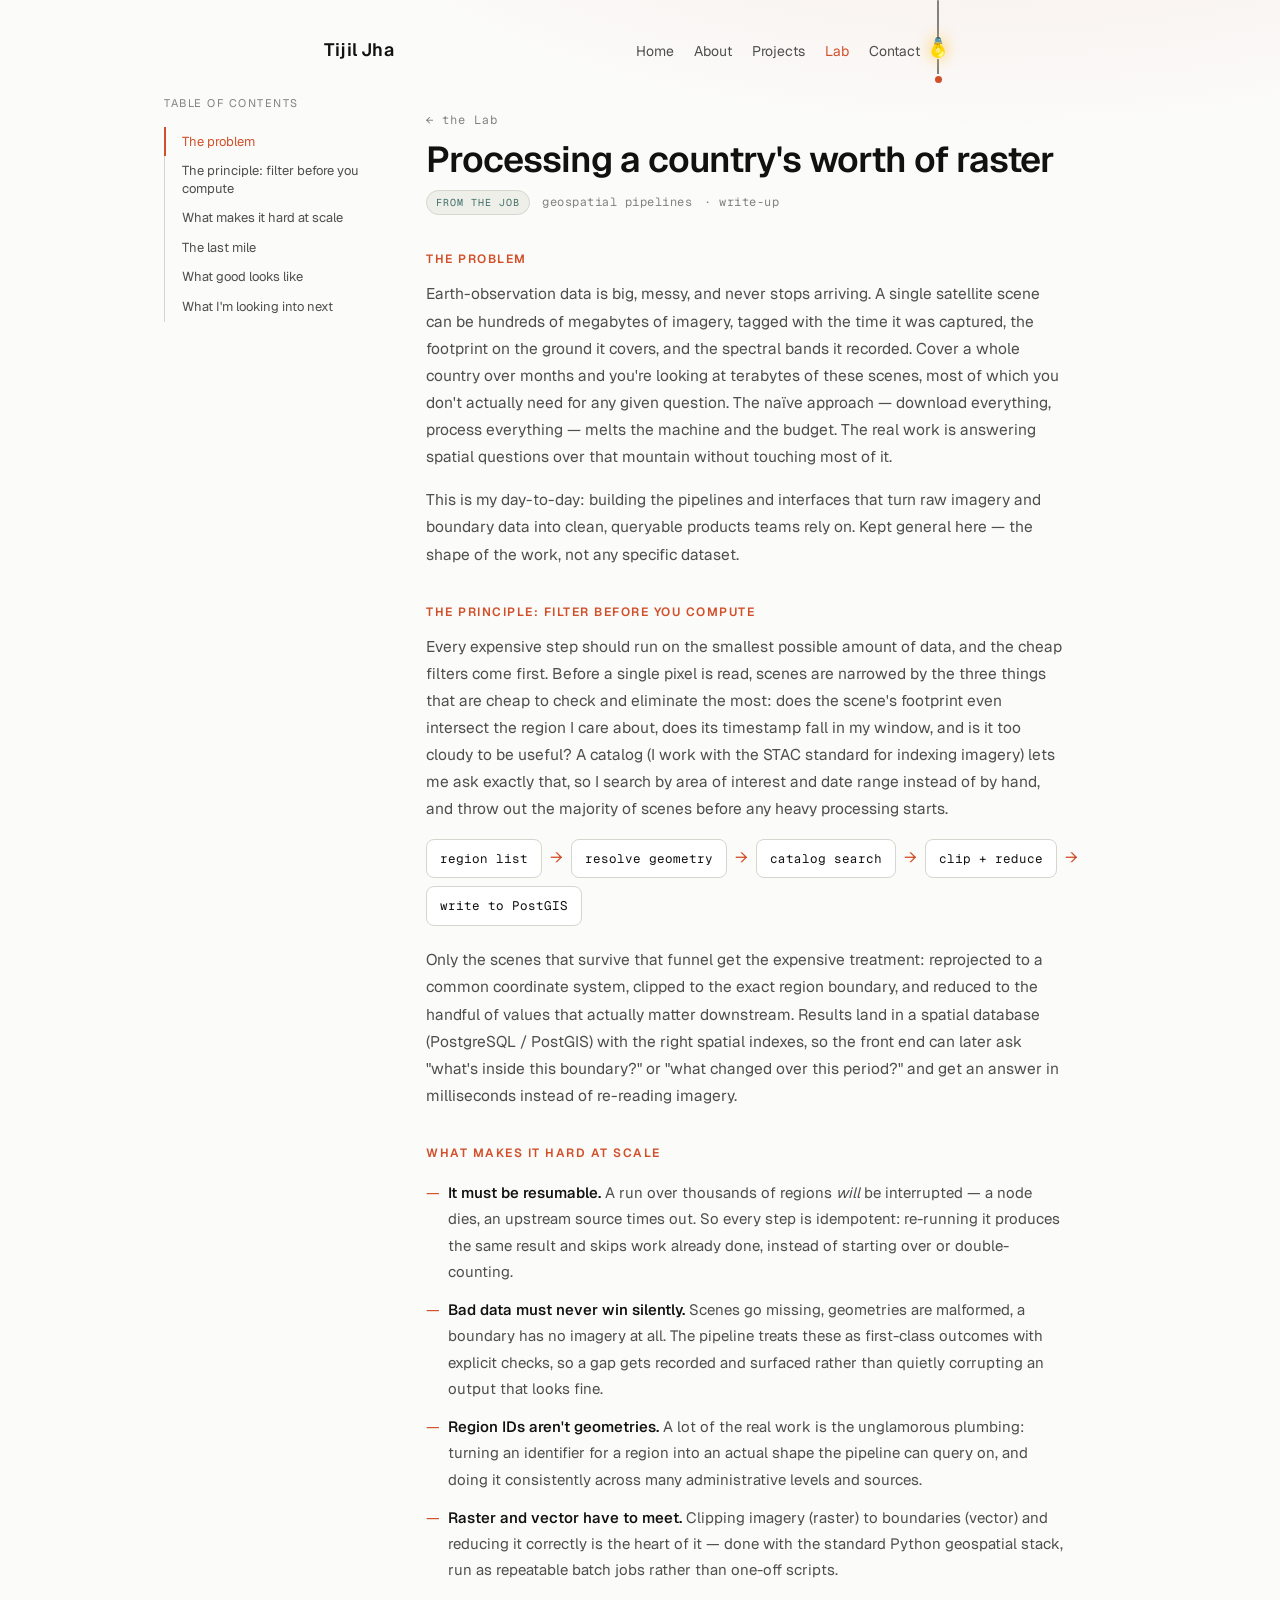
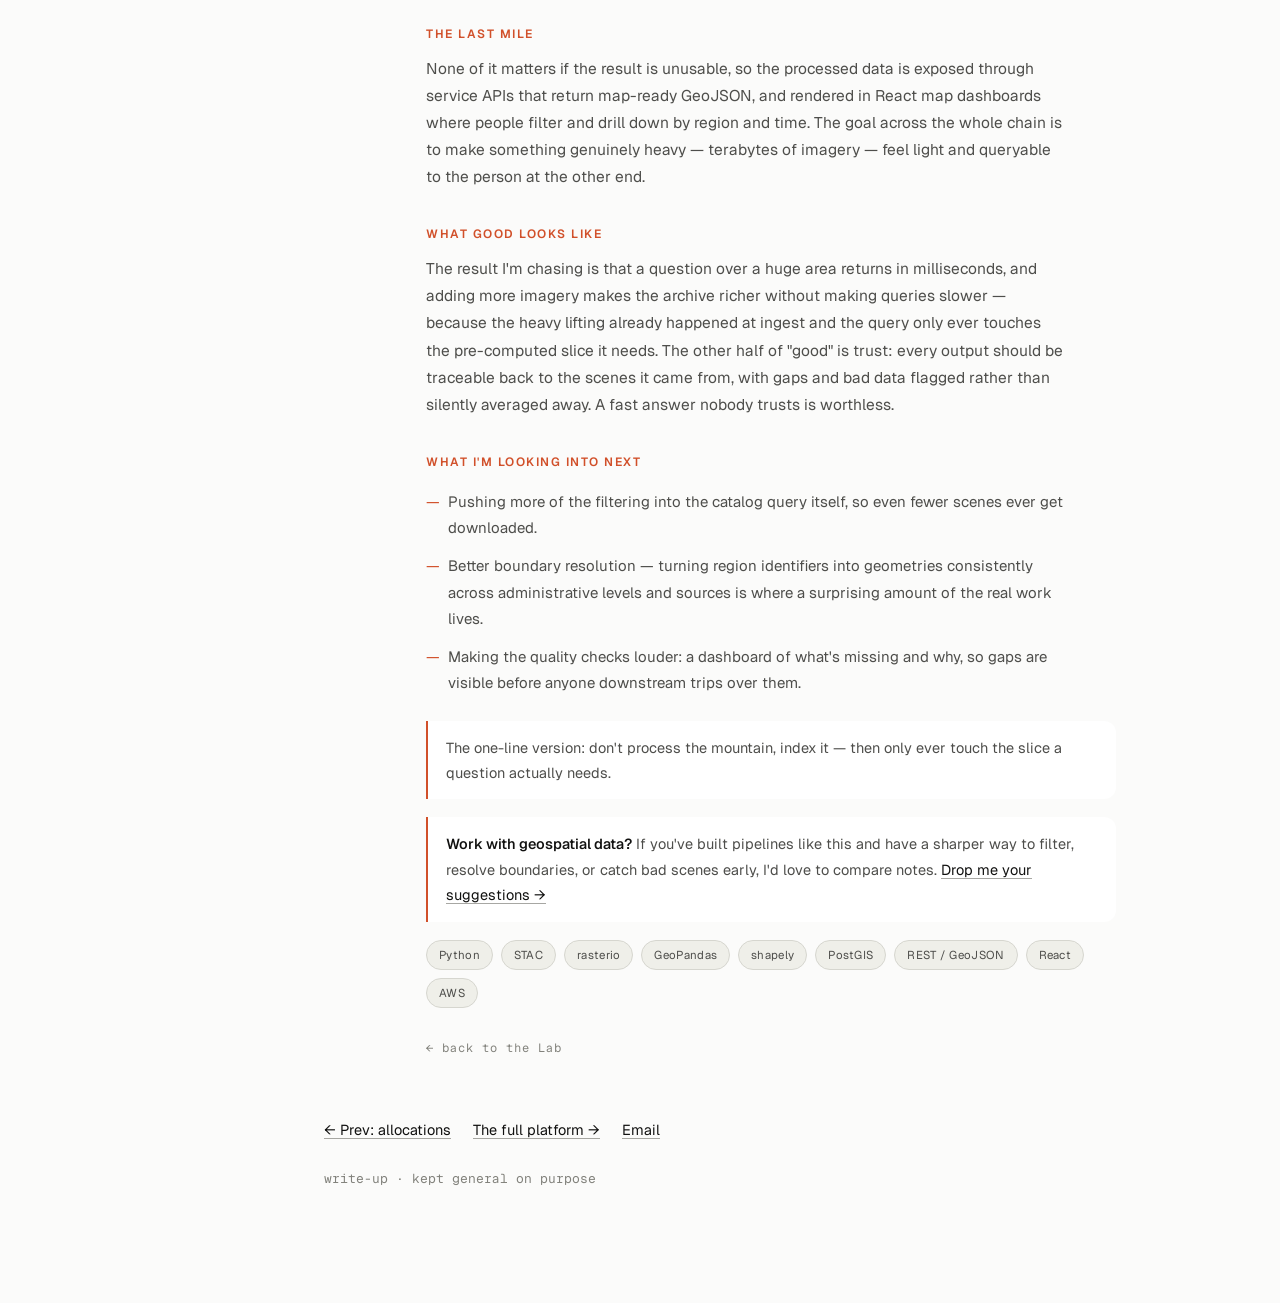
<file: lab-raster.html>
<!DOCTYPE html>
<html lang="en">
<head>
<meta charset="utf-8">
<meta name="viewport" content="width=device-width, initial-scale=1">
<title>Processing a country's worth of raster — Tijil Jha</title>
<meta name="description" content="How I make terabytes of satellite imagery queryable region-by-region without melting the machine: filter before you compute, and never trust a scene you didn't check.">
<link rel="preconnect" href="https://rsms.me/">
<link rel="stylesheet" href="https://rsms.me/inter/inter.css">
<link rel="stylesheet" href="theme.css">
<script src="theme.js"></script>
</head>
<body>

<header class="site">
  <div class="wrap">
    <div class="row">
      <a class="brand" href="index.html">Tijil&nbsp;Jha</a>
      <nav class="main">
        <a href="index.html">Home</a>
        <a href="about.html">About</a>
        <a href="projects.html">Projects</a>
        <a href="lab.html" aria-current="page">Lab</a>
        <a href="mailto:tijiljha8@gmail.com">Contact</a>
        <button class="pullbulb" onclick="pullBulb(this)" aria-label="Toggle the lights" title="Pull the cord"><span class="pb-wire"></span><span class="pb-bulb">💡</span><span class="pb-cord"></span><span class="pb-knob"></span></button>
      </nav>
    </div>
  </div>
</header>

<div class="doclayout">
  <aside class="toc"><p class="toc-h">Table of Contents</p><nav id="toc"></nav></aside>
  <main class="doc">
    <a class="backlink" href="lab.html">← the Lab</a>
    <h1>Processing a country's worth of raster</h1>
    <div class="meta"><span class="status">from the job</span> <span>geospatial pipelines</span> <span>· write-up</span></div>

    <h2>The problem</h2>
    <p>
      Earth-observation data is big, messy, and never stops arriving. A single satellite scene can be
      hundreds of megabytes of imagery, tagged with the time it was captured, the footprint on the
      ground it covers, and the spectral bands it recorded. Cover a whole country over months and
      you're looking at terabytes of these scenes, most of which you don't actually need for any given
      question. The naïve approach — download everything, process everything — melts the machine and
      the budget. The real work is answering spatial questions over that mountain without touching
      most of it.
    </p>
    <p>
      This is my day-to-day: building the pipelines and interfaces that turn raw imagery and boundary
      data into clean, queryable products teams rely on. Kept general here — the shape of the work,
      not any specific dataset.
    </p>

    <h2>The principle: filter before you compute</h2>
    <p>
      Every expensive step should run on the smallest possible amount of data, and the cheap filters
      come first. Before a single pixel is read, scenes are narrowed by the three things that are cheap
      to check and eliminate the most: does the scene's footprint even intersect the region I care
      about, does its timestamp fall in my window, and is it too cloudy to be useful? A catalog
      (I work with the STAC standard for indexing imagery) lets me ask exactly that, so I search by
      area of interest and date range instead of by hand, and throw out the majority of scenes before
      any heavy processing starts.
    </p>
    <div class="pipeline">
      <span class="stage">region list</span><span class="arrow">→</span>
      <span class="stage">resolve geometry</span><span class="arrow">→</span>
      <span class="stage">catalog search</span><span class="arrow">→</span>
      <span class="stage">clip + reduce</span><span class="arrow">→</span>
      <span class="stage">write to PostGIS</span>
    </div>
    <p>
      Only the scenes that survive that funnel get the expensive treatment: reprojected to a common
      coordinate system, clipped to the exact region boundary, and reduced to the handful of values
      that actually matter downstream. Results land in a spatial database (PostgreSQL / PostGIS) with
      the right spatial indexes, so the front end can later ask "what's inside this boundary?" or "what
      changed over this period?" and get an answer in milliseconds instead of re-reading imagery.
    </p>

    <h2>What makes it hard at scale</h2>
    <ul>
      <li><b>It must be resumable.</b> A run over thousands of regions <em>will</em> be interrupted — a node dies, an upstream source times out. So every step is idempotent: re-running it produces the same result and skips work already done, instead of starting over or double-counting.</li>
      <li><b>Bad data must never win silently.</b> Scenes go missing, geometries are malformed, a boundary has no imagery at all. The pipeline treats these as first-class outcomes with explicit checks, so a gap gets recorded and surfaced rather than quietly corrupting an output that looks fine.</li>
      <li><b>Region IDs aren't geometries.</b> A lot of the real work is the unglamorous plumbing: turning an identifier for a region into an actual shape the pipeline can query on, and doing it consistently across many administrative levels and sources.</li>
      <li><b>Raster and vector have to meet.</b> Clipping imagery (raster) to boundaries (vector) and reducing it correctly is the heart of it — done with the standard Python geospatial stack, run as repeatable batch jobs rather than one-off scripts.</li>
    </ul>

    <h2>The last mile</h2>
    <p>
      None of it matters if the result is unusable, so the processed data is exposed through service
      APIs that return map-ready GeoJSON, and rendered in React map dashboards where people filter and
      drill down by region and time. The goal across the whole chain is to make something genuinely
      heavy — terabytes of imagery — feel light and queryable to the person at the other end.
    </p>

    <h2>What good looks like</h2>
    <p>
      The result I'm chasing is that a question over a huge area returns in milliseconds, and adding
      more imagery makes the archive richer without making queries slower — because the heavy lifting
      already happened at ingest and the query only ever touches the pre-computed slice it needs. The
      other half of "good" is trust: every output should be traceable back to the scenes it came from,
      with gaps and bad data flagged rather than silently averaged away. A fast answer nobody trusts is
      worthless.
    </p>

    <h2>What I'm looking into next</h2>
    <ul>
      <li>Pushing more of the filtering into the catalog query itself, so even fewer scenes ever get downloaded.</li>
      <li>Better boundary resolution — turning region identifiers into geometries consistently across administrative levels and sources is where a surprising amount of the real work lives.</li>
      <li>Making the quality checks louder: a dashboard of what's missing and why, so gaps are visible before anyone downstream trips over them.</li>
    </ul>

    <div class="callout">
      The one-line version: don't process the mountain, index it — then only ever touch the slice a
      question actually needs.
    </div>

    <div class="callout">
      <b>Work with geospatial data?</b> If you've built pipelines like this and have a sharper way to
      filter, resolve boundaries, or catch bad scenes early, I'd love to compare notes.
      <a href="mailto:tijiljha8@gmail.com?subject=Lab%3A%20raster%20processing">Drop me your suggestions →</a>
    </div>

    <div class="tags">
      <span class="tag">Python</span><span class="tag">STAC</span><span class="tag">rasterio</span>
      <span class="tag">GeoPandas</span><span class="tag">shapely</span><span class="tag">PostGIS</span>
      <span class="tag">REST / GeoJSON</span><span class="tag">React</span><span class="tag">AWS</span>
    </div>

    <a class="backlink" href="lab.html">← back to the Lab</a>
  </main>
</div>

<footer class="site">
  <div class="wrap">
    <div class="links">
      <a href="lab-alloc.html">← Prev: allocations</a>
      <a href="gis.html">The full platform →</a>
      <a href="mailto:tijiljha8@gmail.com">Email</a>
    </div>
    <p class="fine">write-up · kept general on purpose</p>
  </div>
</footer>

<script src="toc.js"></script>
</body>
</html>
</file>
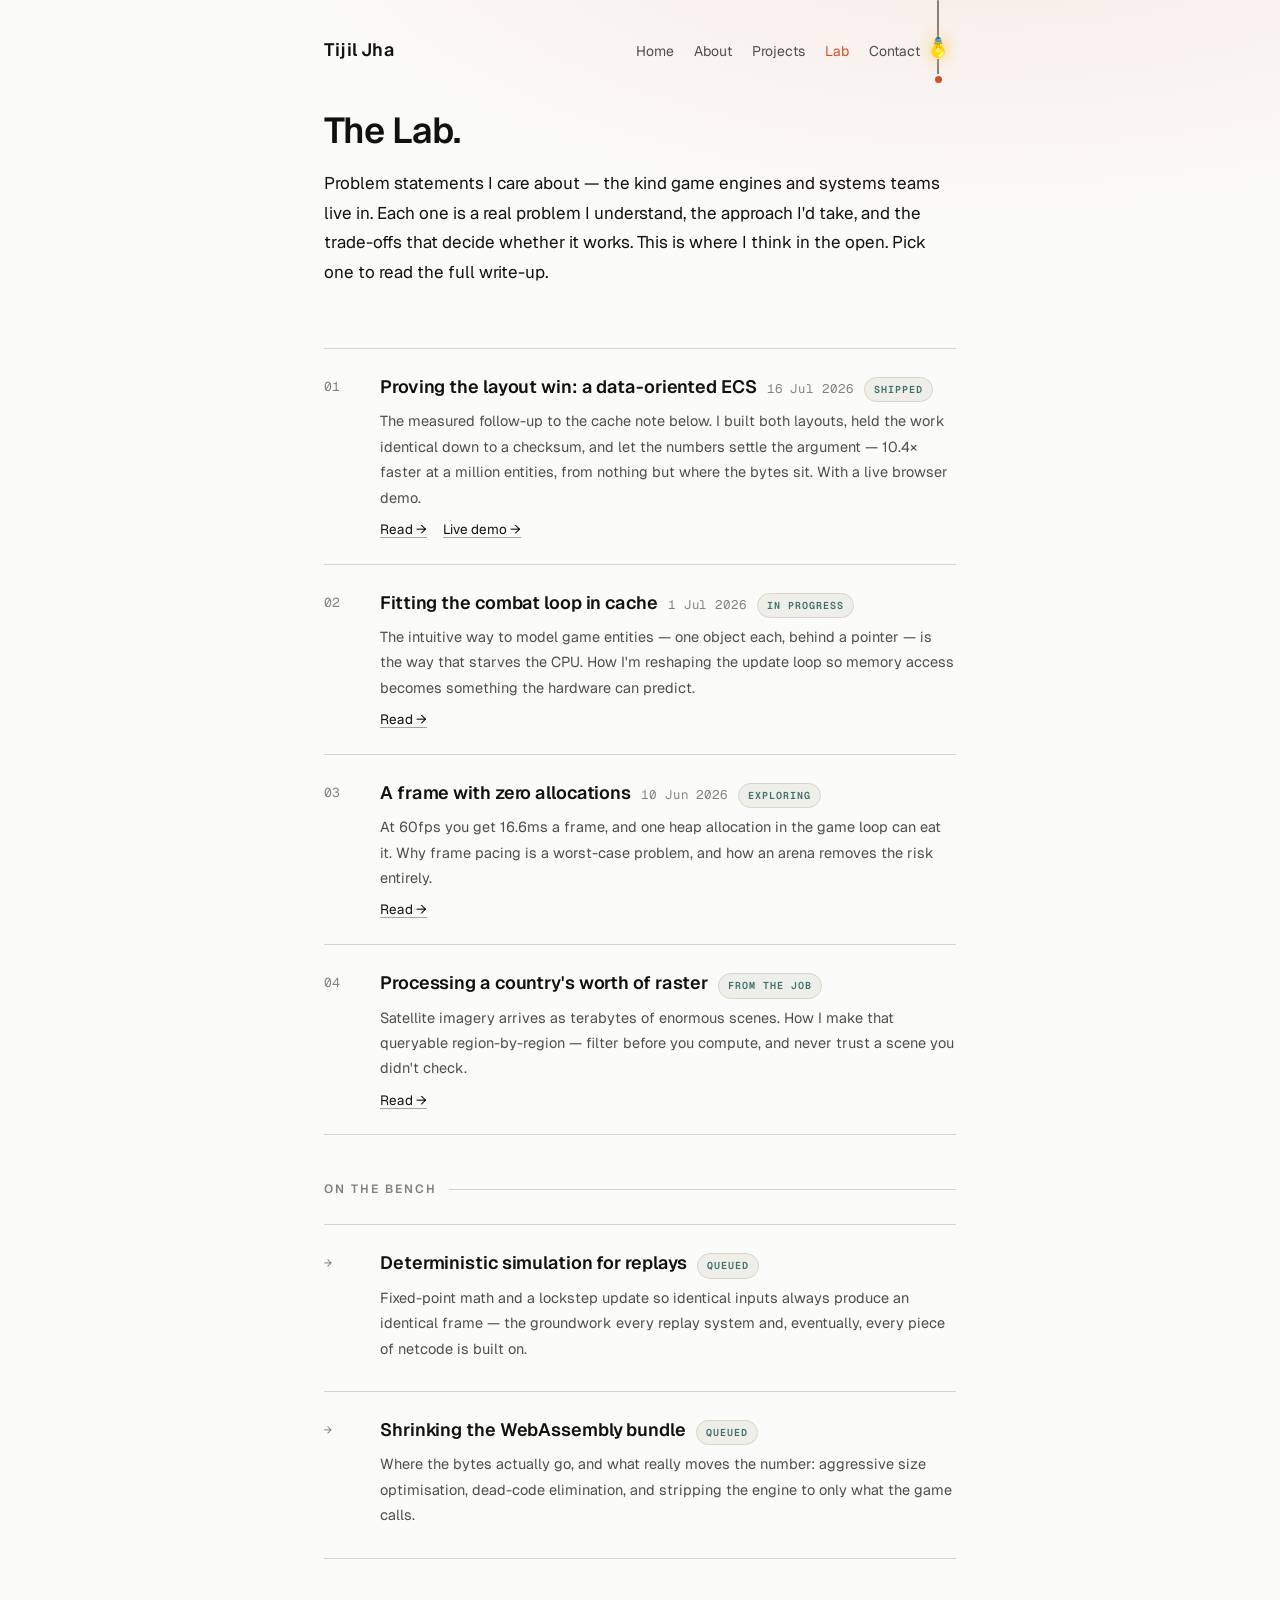
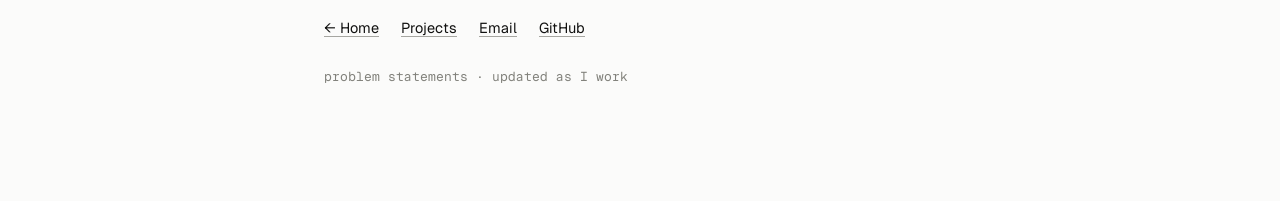
<file: lab.html>
<!DOCTYPE html>
<html lang="en">
<head>
<meta charset="utf-8">
<meta name="viewport" content="width=device-width, initial-scale=1">
<title>The Lab — Tijil Jha</title>
<meta name="description" content="Problem statements Tijil Jha is working through — memory layout, allocation-free frames, geospatial data at scale.">
<link rel="preconnect" href="https://rsms.me/">
<link rel="stylesheet" href="https://rsms.me/inter/inter.css">
<link rel="stylesheet" href="theme.css">
<script src="theme.js"></script>
</head>
<body>

<header class="site">
  <div class="wrap">
    <div class="row">
      <a class="brand" href="index.html">Tijil&nbsp;Jha</a>
      <nav class="main">
        <a href="index.html">Home</a>
        <a href="about.html">About</a>
        <a href="projects.html">Projects</a>
        <a href="lab.html" aria-current="page">Lab</a>
        <a href="mailto:tijiljha8@gmail.com">Contact</a>
        <button class="pullbulb" onclick="pullBulb(this)" aria-label="Toggle the lights" title="Pull the cord"><span class="pb-wire"></span><span class="pb-bulb">💡</span><span class="pb-cord"></span><span class="pb-knob"></span></button>
      </nav>
    </div>
  </div>
</header>

<section>
  <div class="wrap">
    <h1>The Lab.</h1>
    <p class="lead">
      Problem statements I care about — the kind game engines and systems teams live in. Each
      one is a real problem I understand, the approach I'd take, and the trade-offs that decide
      whether it works. This is where I think in the open. Pick one to read the full write-up.
    </p>
  </div>
</section>

<section>
  <div class="wrap">
    <ul class="rows">
      <li>
        <span class="n">01</span>
        <div>
          <h3><a href="lab-ecs.html">Proving the layout win: a data-oriented ECS</a> <span class="meta">16 Jul 2026</span> <span class="status">shipped</span></h3>
          <p>The measured follow-up to the cache note below. I built both layouts, held the work
          identical down to a checksum, and let the numbers settle the argument — 10.4× faster at a
          million entities, from nothing but where the bytes sit. With a live browser demo.</p>
          <div class="links"><a href="lab-ecs.html">Read →</a> <a href="https://ecs-benchmark.vercel.app/" target="_blank" rel="noopener">Live demo →</a></div>
        </div>
      </li>
      <li>
        <span class="n">02</span>
        <div>
          <h3><a href="lab-cache.html">Fitting the combat loop in cache</a> <span class="meta">1 Jul 2026</span> <span class="status">in&nbsp;progress</span></h3>
          <p>The intuitive way to model game entities — one object each, behind a pointer — is
          the way that starves the CPU. How I'm reshaping the update loop so memory access
          becomes something the hardware can predict.</p>
          <div class="links"><a href="lab-cache.html">Read →</a></div>
        </div>
      </li>
      <li>
        <span class="n">03</span>
        <div>
          <h3><a href="lab-alloc.html">A frame with zero allocations</a> <span class="meta">10 Jun 2026</span> <span class="status">exploring</span></h3>
          <p>At 60fps you get 16.6ms a frame, and one heap allocation in the game loop can eat it.
          Why frame pacing is a worst-case problem, and how an arena removes the risk entirely.</p>
          <div class="links"><a href="lab-alloc.html">Read →</a></div>
        </div>
      </li>
      <li>
        <span class="n">04</span>
        <div>
          <h3><a href="lab-raster.html">Processing a country's worth of raster</a> <span class="status">from&nbsp;the&nbsp;job</span></h3>
          <p>Satellite imagery arrives as terabytes of enormous scenes. How I make that queryable
          region-by-region — filter before you compute, and never trust a scene you didn't check.</p>
          <div class="links"><a href="lab-raster.html">Read →</a></div>
        </div>
      </li>
    </ul>

    <h2 class="sec" style="margin-top:44px">On the bench</h2>
    <ul class="rows">
      <li>
        <span class="n">→</span>
        <div>
          <h3>Deterministic simulation for replays <span class="status">queued</span></h3>
          <p>Fixed-point math and a lockstep update so identical inputs always produce an
          identical frame — the groundwork every replay system and, eventually, every piece
          of netcode is built on.</p>
        </div>
      </li>
      <li>
        <span class="n">→</span>
        <div>
          <h3>Shrinking the WebAssembly bundle <span class="status">queued</span></h3>
          <p>Where the bytes actually go, and what really moves the number: aggressive size
          optimisation, dead-code elimination, and stripping the engine to only what the game calls.</p>
        </div>
      </li>
    </ul>
  </div>
</section>

<footer class="site">
  <div class="wrap">
    <div class="links">
      <a href="index.html">← Home</a>
      <a href="projects.html">Projects</a>
      <a href="mailto:tijiljha8@gmail.com">Email</a>
      <a href="https://github.com/tijiljha" target="_blank" rel="noopener">GitHub</a>
    </div>
    <p class="fine">problem statements · updated as I work</p>
  </div>
</footer>

</body>
</html>
</file>
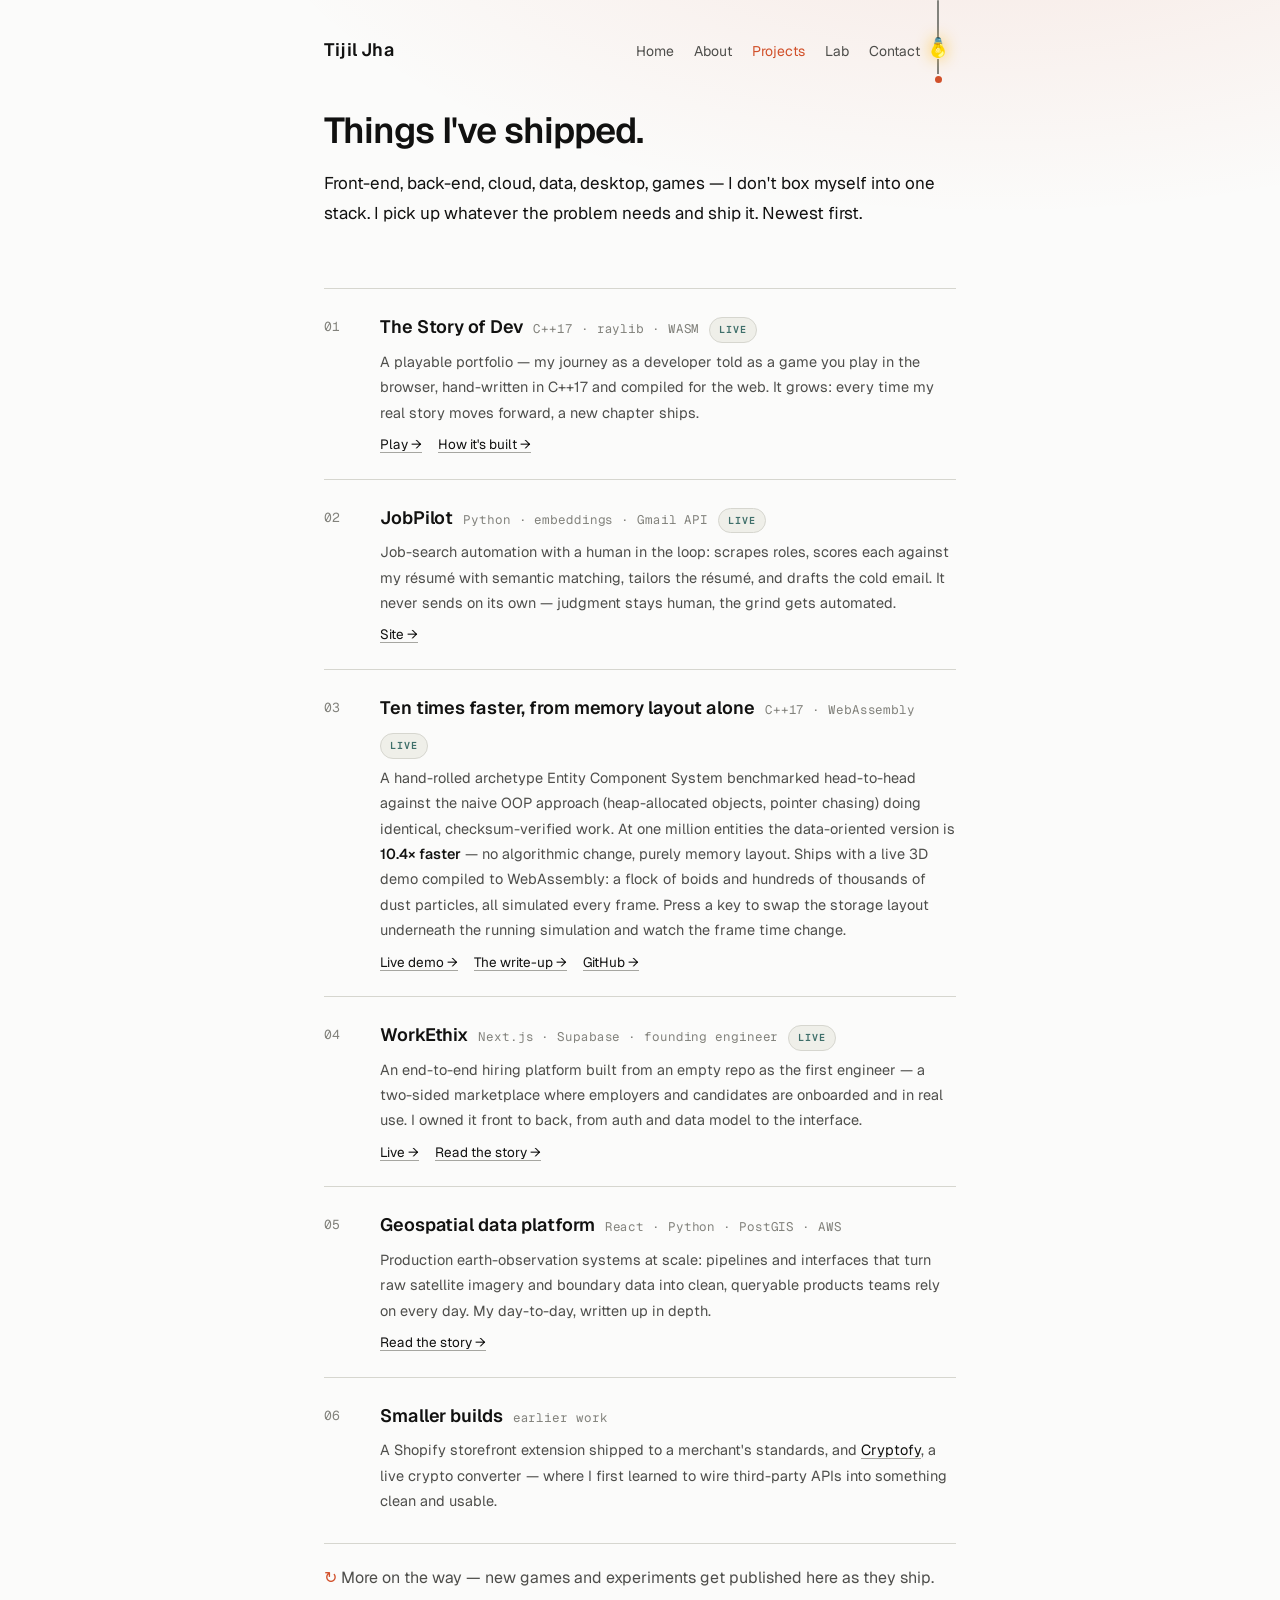
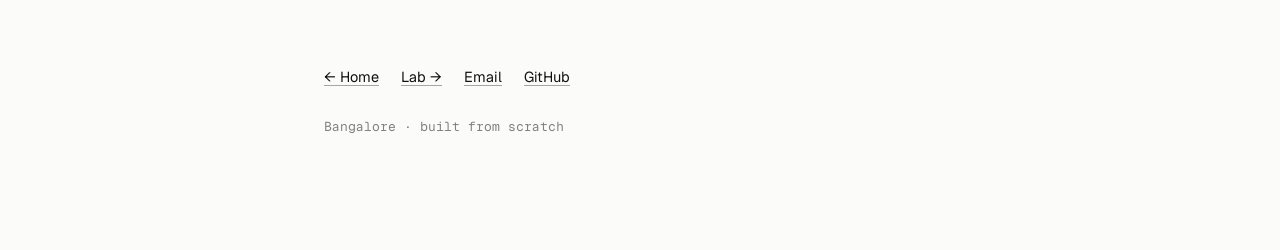
<file: projects.html>
<!DOCTYPE html>
<html lang="en">
<head>
<meta charset="utf-8">
<meta name="viewport" content="width=device-width, initial-scale=1">
<title>Projects — Tijil Jha</title>
<meta name="description" content="Projects by Tijil Jha — a playable portfolio built in C++, JobPilot, a hiring platform, geospatial data systems, and more.">
<link rel="preconnect" href="https://rsms.me/">
<link rel="stylesheet" href="https://rsms.me/inter/inter.css">
<link rel="stylesheet" href="theme.css">
<script src="theme.js"></script>
</head>
<body>

<header class="site">
  <div class="wrap">
    <div class="row">
      <a class="brand" href="index.html">Tijil&nbsp;Jha</a>
      <nav class="main">
        <a href="index.html">Home</a>
        <a href="about.html">About</a>
        <a href="projects.html" aria-current="page">Projects</a>
        <a href="lab.html">Lab</a>
        <a href="mailto:tijiljha8@gmail.com">Contact</a>
        <button class="pullbulb" onclick="pullBulb(this)" aria-label="Toggle the lights" title="Pull the cord"><span class="pb-wire"></span><span class="pb-bulb">💡</span><span class="pb-cord"></span><span class="pb-knob"></span></button>
      </nav>
    </div>
  </div>
</header>

<section>
  <div class="wrap">
    <h1>Things I've shipped.</h1>
    <p class="lead">
      Front-end, back-end, cloud, data, desktop, games — I don't box myself into one stack.
      I pick up whatever the problem needs and ship it. Newest first.
    </p>
  </div>
</section>

<section>
  <div class="wrap">
    <ul class="rows">
      <li>
        <span class="n">01</span>
        <div>
          <h3>The Story of Dev <span class="meta">C++17 · raylib · WASM</span> <span class="status">live</span></h3>
          <p>A playable portfolio — my journey as a developer told as a game you play in the
          browser, hand-written in C++17 and compiled for the web. It grows: every time my real
          story moves forward, a new chapter ships.</p>
          <div class="links"><a href="https://e33-parry-combat.vercel.app" target="_blank" rel="noopener">Play →</a> <a href="tech.html">How it's built →</a></div>
        </div>
      </li>
      <li>
        <span class="n">02</span>
        <div>
          <h3>JobPilot <span class="meta">Python · embeddings · Gmail API</span> <span class="status">live</span></h3>
          <p>Job-search automation with a human in the loop: scrapes roles, scores each against
          my résumé with semantic matching, tailors the résumé, and drafts the cold email.
          It never sends on its own — judgment stays human, the grind gets automated.</p>
          <div class="links"><a href="https://jobpilot-coral-nu.vercel.app" target="_blank" rel="noopener">Site →</a></div>
        </div>
      </li>
      <li>
        <span class="n">03</span>
        <div>
          <h3>Ten times faster, from memory layout alone <span class="meta">C++17 · WebAssembly</span> <span class="status">live</span></h3>
          <p>A hand-rolled archetype Entity Component System benchmarked head-to-head against the
          naive OOP approach (heap-allocated objects, pointer chasing) doing identical,
          checksum-verified work. At one million entities the data-oriented version is <b>10.4×
          faster</b> — no algorithmic change, purely memory layout. Ships with a live 3D demo
          compiled to WebAssembly: a flock of boids and hundreds of thousands of dust particles,
          all simulated every frame. Press a key to swap the storage layout underneath the running
          simulation and watch the frame time change.</p>
          <div class="links"><a href="https://ecs-benchmark.vercel.app/" target="_blank" rel="noopener">Live demo →</a> <a href="lab-ecs.html">The write-up →</a> <a href="https://github.com/Tijil8/ecs-benchmark" target="_blank" rel="noopener">GitHub →</a></div>
        </div>
      </li>
      <li>
        <span class="n">04</span>
        <div>
          <h3>WorkEthix <span class="meta">Next.js · Supabase · founding engineer</span> <span class="status">live</span></h3>
          <p>An end-to-end hiring platform built from an empty repo as the first engineer — a
          two-sided marketplace where employers and candidates are onboarded and in real use.
          I owned it front to back, from auth and data model to the interface.</p>
          <div class="links"><a href="https://workethixrec.com/" target="_blank" rel="noopener">Live →</a> <a href="workethix.html">Read the story →</a></div>
        </div>
      </li>
      <li>
        <span class="n">05</span>
        <div>
          <h3>Geospatial data platform <span class="meta">React · Python · PostGIS · AWS</span></h3>
          <p>Production earth-observation systems at scale: pipelines and interfaces that turn
          raw satellite imagery and boundary data into clean, queryable products teams rely on
          every day. My day-to-day, written up in depth.</p>
          <div class="links"><a href="gis.html">Read the story →</a></div>
        </div>
      </li>
      <li>
        <span class="n">06</span>
        <div>
          <h3>Smaller builds <span class="meta">earlier work</span></h3>
          <p>A Shopify storefront extension shipped to a merchant's standards, and
          <a href="https://crytofy.vercel.app/" target="_blank" rel="noopener">Cryptofy</a>,
          a live crypto converter — where I first learned to wire third-party APIs into
          something clean and usable.</p>
        </div>
      </li>
    </ul>
    <p style="margin-top:20px"><span class="accent">↻</span> More on the way — new games and experiments get published here as they ship.</p>
  </div>
</section>

<footer class="site">
  <div class="wrap">
    <div class="links">
      <a href="index.html">← Home</a>
      <a href="lab.html">Lab →</a>
      <a href="mailto:tijiljha8@gmail.com">Email</a>
      <a href="https://github.com/tijiljha" target="_blank" rel="noopener">GitHub</a>
    </div>
    <p class="fine">Bangalore · built from scratch</p>
  </div>
</footer>

</body>
</html>
</file>
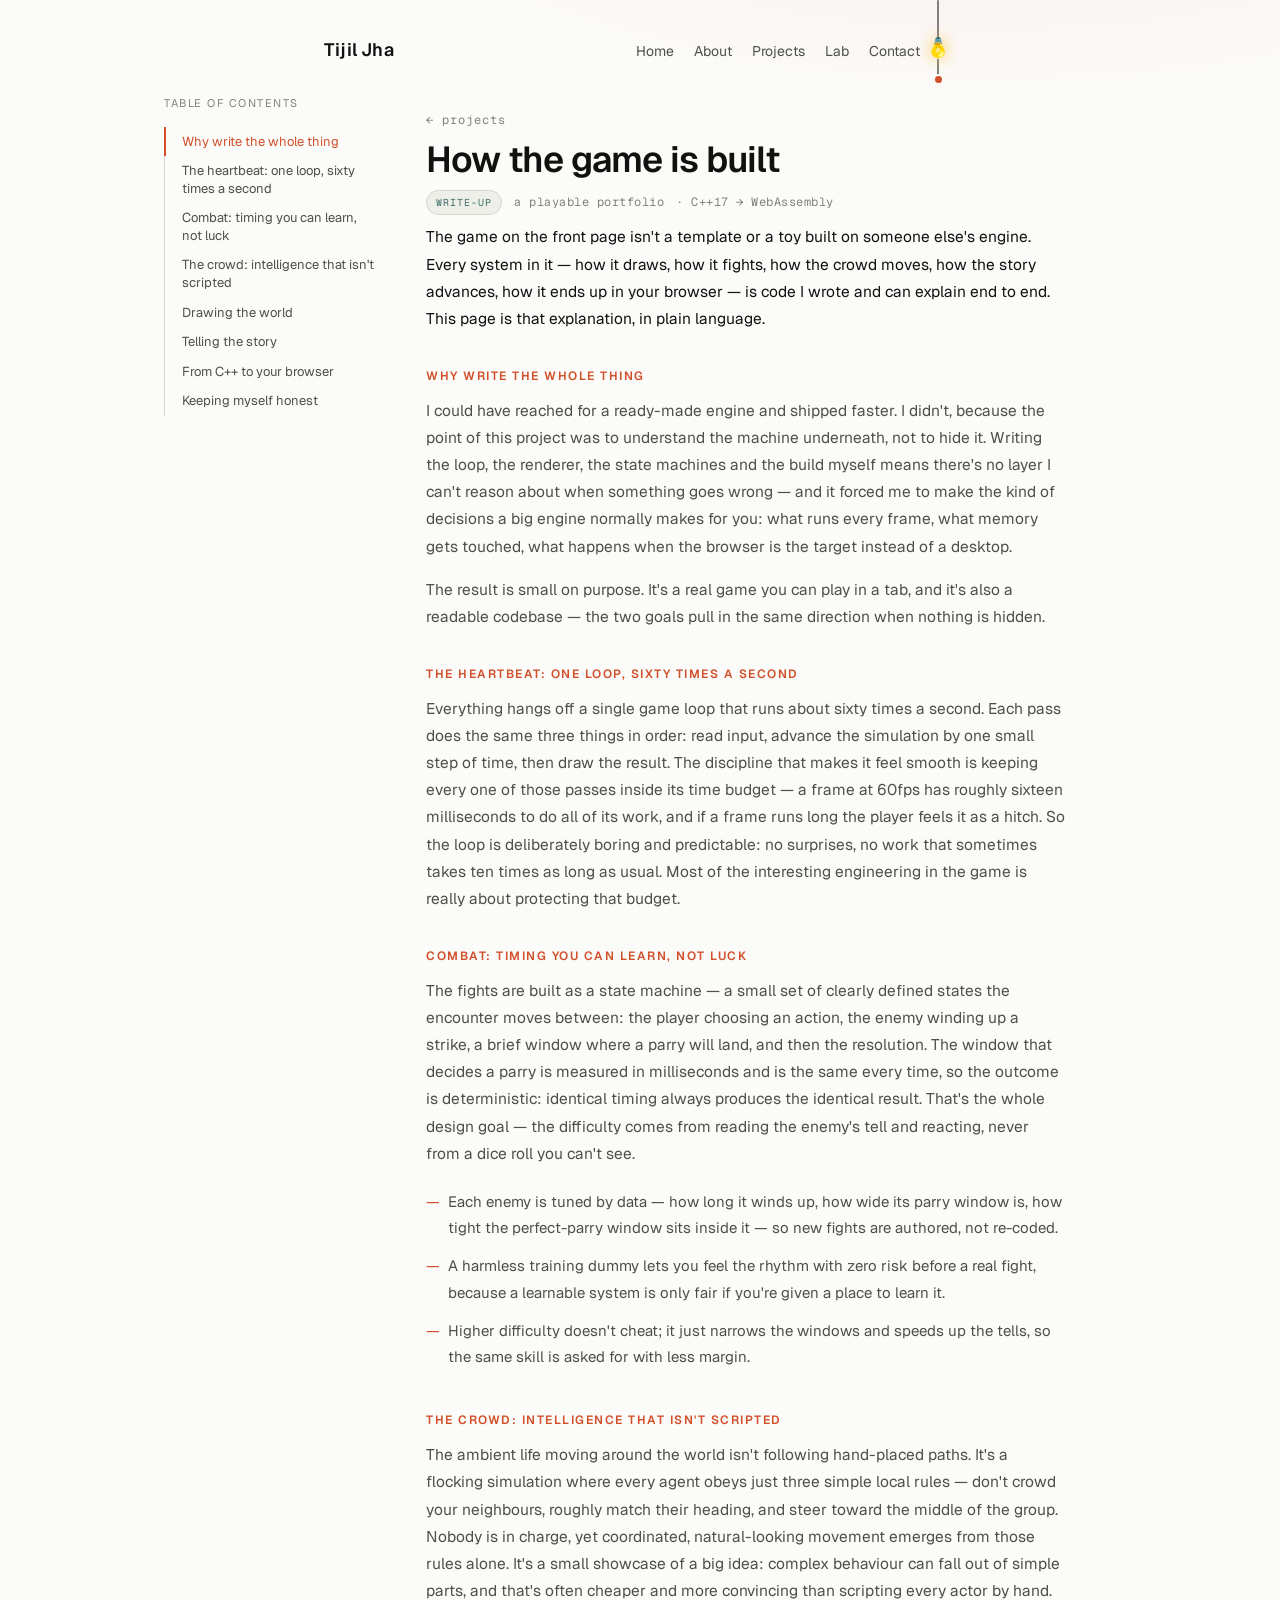
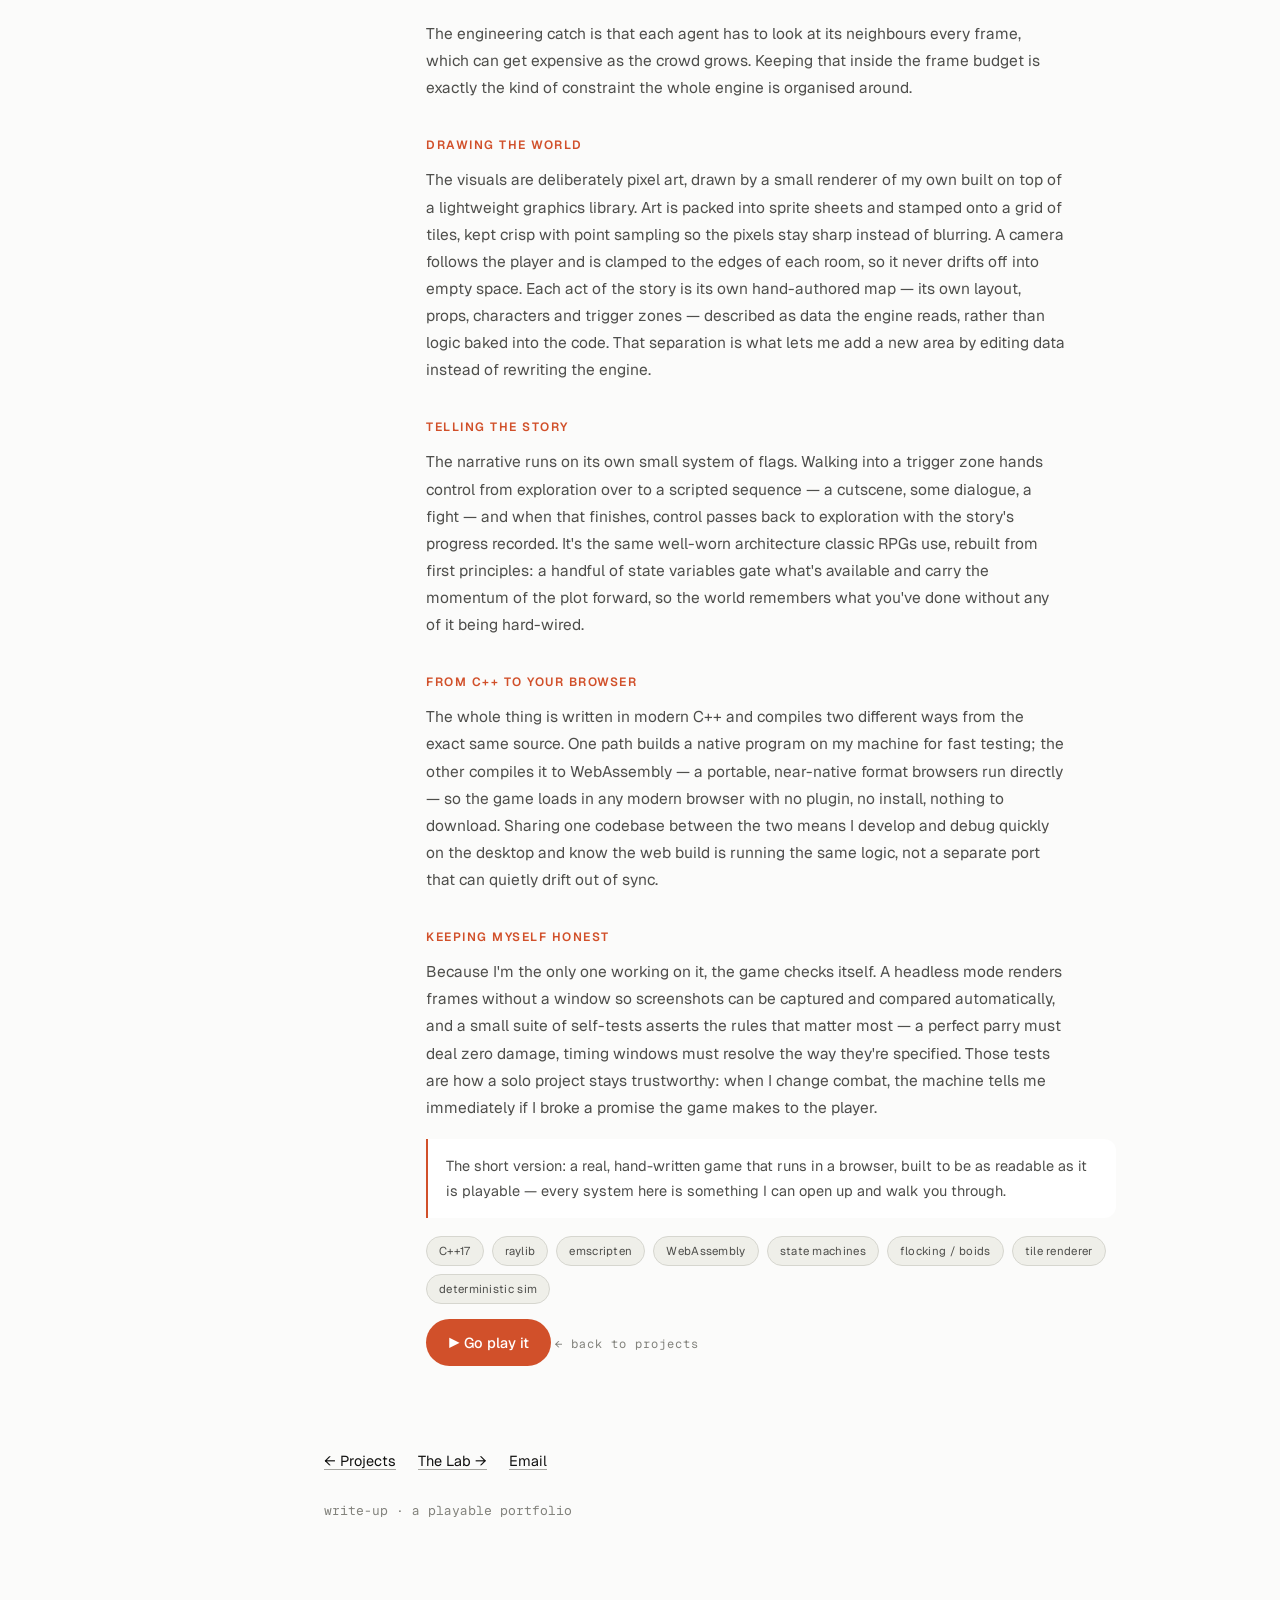
<file: tech.html>
<!DOCTYPE html>
<html lang="en">
<head>
<meta charset="utf-8">
<meta name="viewport" content="width=device-width, initial-scale=1">
<title>How the game is built — Tijil Jha</title>
<meta name="description" content="The engineering behind a playable portfolio: a hand-written C++ game — combat, AI, world, story and build — compiled to WebAssembly so it runs in any browser.">
<link rel="preconnect" href="https://rsms.me/">
<link rel="stylesheet" href="https://rsms.me/inter/inter.css">
<link rel="stylesheet" href="theme.css">
<script src="theme.js"></script>
</head>
<body>

<header class="site">
  <div class="wrap">
    <div class="row">
      <a class="brand" href="index.html">Tijil&nbsp;Jha</a>
      <nav class="main">
        <a href="index.html">Home</a>
        <a href="about.html">About</a>
        <a href="projects.html">Projects</a>
        <a href="lab.html">Lab</a>
        <a href="mailto:tijiljha8@gmail.com">Contact</a>
        <button class="pullbulb" onclick="pullBulb(this)" aria-label="Toggle the lights" title="Pull the cord"><span class="pb-wire"></span><span class="pb-bulb">💡</span><span class="pb-cord"></span><span class="pb-knob"></span></button>
      </nav>
    </div>
  </div>
</header>

<div class="doclayout">
  <aside class="toc"><p class="toc-h">Table of Contents</p><nav id="toc"></nav></aside>
  <main class="doc">
    <a class="backlink" href="projects.html">← projects</a>
    <h1>How the game is built</h1>
    <div class="meta"><span class="status">write-up</span> <span>a playable portfolio</span> <span>· C++17 → WebAssembly</span></div>

    <p class="lead">
      The game on the front page isn't a template or a toy built on someone else's engine.
      Every system in it — how it draws, how it fights, how the crowd moves, how the story
      advances, how it ends up in your browser — is code I wrote and can explain end to end.
      This page is that explanation, in plain language.
    </p>

    <h2>Why write the whole thing</h2>
    <p>
      I could have reached for a ready-made engine and shipped faster. I didn't, because the
      point of this project was to understand the machine underneath, not to hide it. Writing
      the loop, the renderer, the state machines and the build myself means there's no layer I
      can't reason about when something goes wrong — and it forced me to make the kind of
      decisions a big engine normally makes for you: what runs every frame, what memory gets
      touched, what happens when the browser is the target instead of a desktop.
    </p>
    <p>
      The result is small on purpose. It's a real game you can play in a tab, and it's also a
      readable codebase — the two goals pull in the same direction when nothing is hidden.
    </p>

    <h2>The heartbeat: one loop, sixty times a second</h2>
    <p>
      Everything hangs off a single game loop that runs about sixty times a second. Each pass
      does the same three things in order: read input, advance the simulation by one small step
      of time, then draw the result. The discipline that makes it feel smooth is keeping every
      one of those passes inside its time budget — a frame at 60fps has roughly sixteen
      milliseconds to do all of its work, and if a frame runs long the player feels it as a
      hitch. So the loop is deliberately boring and predictable: no surprises, no work that
      sometimes takes ten times as long as usual. Most of the interesting engineering in the
      game is really about protecting that budget.
    </p>

    <h2>Combat: timing you can learn, not luck</h2>
    <p>
      The fights are built as a state machine — a small set of clearly defined states the
      encounter moves between: the player choosing an action, the enemy winding up a strike, a
      brief window where a parry will land, and then the resolution. The window that decides a
      parry is measured in milliseconds and is the same every time, so the outcome is
      deterministic: identical timing always produces the identical result. That's the whole
      design goal — the difficulty comes from reading the enemy's tell and reacting, never from
      a dice roll you can't see.
    </p>
    <ul>
      <li>Each enemy is tuned by data — how long it winds up, how wide its parry window is, how tight the perfect-parry window sits inside it — so new fights are authored, not re-coded.</li>
      <li>A harmless training dummy lets you feel the rhythm with zero risk before a real fight, because a learnable system is only fair if you're given a place to learn it.</li>
      <li>Higher difficulty doesn't cheat; it just narrows the windows and speeds up the tells, so the same skill is asked for with less margin.</li>
    </ul>

    <h2>The crowd: intelligence that isn't scripted</h2>
    <p>
      The ambient life moving around the world isn't following hand-placed paths. It's a
      flocking simulation where every agent obeys just three simple local rules — don't crowd
      your neighbours, roughly match their heading, and steer toward the middle of the group.
      Nobody is in charge, yet coordinated, natural-looking movement emerges from those rules
      alone. It's a small showcase of a big idea: complex behaviour can fall out of simple parts,
      and that's often cheaper and more convincing than scripting every actor by hand.
    </p>
    <p>
      The engineering catch is that each agent has to look at its neighbours every frame, which
      can get expensive as the crowd grows. Keeping that inside the frame budget is exactly the
      kind of constraint the whole engine is organised around.
    </p>

    <h2>Drawing the world</h2>
    <p>
      The visuals are deliberately pixel art, drawn by a small renderer of my own built on top
      of a lightweight graphics library. Art is packed into sprite sheets and stamped onto a
      grid of tiles, kept crisp with point sampling so the pixels stay sharp instead of blurring.
      A camera follows the player and is clamped to the edges of each room, so it never drifts
      off into empty space. Each act of the story is its own hand-authored map — its own layout,
      props, characters and trigger zones — described as data the engine reads, rather than
      logic baked into the code. That separation is what lets me add a new area by editing data
      instead of rewriting the engine.
    </p>

    <h2>Telling the story</h2>
    <p>
      The narrative runs on its own small system of flags. Walking into a trigger zone hands
      control from exploration over to a scripted sequence — a cutscene, some dialogue, a
      fight — and when that finishes, control passes back to exploration with the story's
      progress recorded. It's the same well-worn architecture classic RPGs use, rebuilt from
      first principles: a handful of state variables gate what's available and carry the
      momentum of the plot forward, so the world remembers what you've done without any of it
      being hard-wired.
    </p>

    <h2>From C++ to your browser</h2>
    <p>
      The whole thing is written in modern C++ and compiles two different ways from the exact
      same source. One path builds a native program on my machine for fast testing; the other
      compiles it to WebAssembly — a portable, near-native format browsers run directly — so the
      game loads in any modern browser with no plugin, no install, nothing to download. Sharing
      one codebase between the two means I develop and debug quickly on the desktop and know the
      web build is running the same logic, not a separate port that can quietly drift out of sync.
    </p>

    <h2>Keeping myself honest</h2>
    <p>
      Because I'm the only one working on it, the game checks itself. A headless mode renders
      frames without a window so screenshots can be captured and compared automatically, and a
      small suite of self-tests asserts the rules that matter most — a perfect parry must deal
      zero damage, timing windows must resolve the way they're specified. Those tests are how a
      solo project stays trustworthy: when I change combat, the machine tells me immediately if I
      broke a promise the game makes to the player.
    </p>

    <div class="callout">
      The short version: a real, hand-written game that runs in a browser, built to be as
      readable as it is playable — every system here is something I can open up and walk you through.
    </div>

    <div class="tags">
      <span class="tag">C++17</span><span class="tag">raylib</span><span class="tag">emscripten</span>
      <span class="tag">WebAssembly</span><span class="tag">state machines</span><span class="tag">flocking / boids</span>
      <span class="tag">tile renderer</span><span class="tag">deterministic sim</span>
    </div>

    <a class="chatbtn" href="https://e33-parry-combat.vercel.app" target="_blank" rel="noopener">▶ Go play it</a>

    <a class="backlink" href="projects.html">← back to projects</a>
  </main>
</div>

<footer class="site">
  <div class="wrap">
    <div class="links">
      <a href="projects.html">← Projects</a>
      <a href="lab.html">The Lab →</a>
      <a href="mailto:tijiljha8@gmail.com">Email</a>
    </div>
    <p class="fine">write-up · a playable portfolio</p>
  </div>
</footer>

<script src="toc.js"></script>
</body>
</html>
</file>
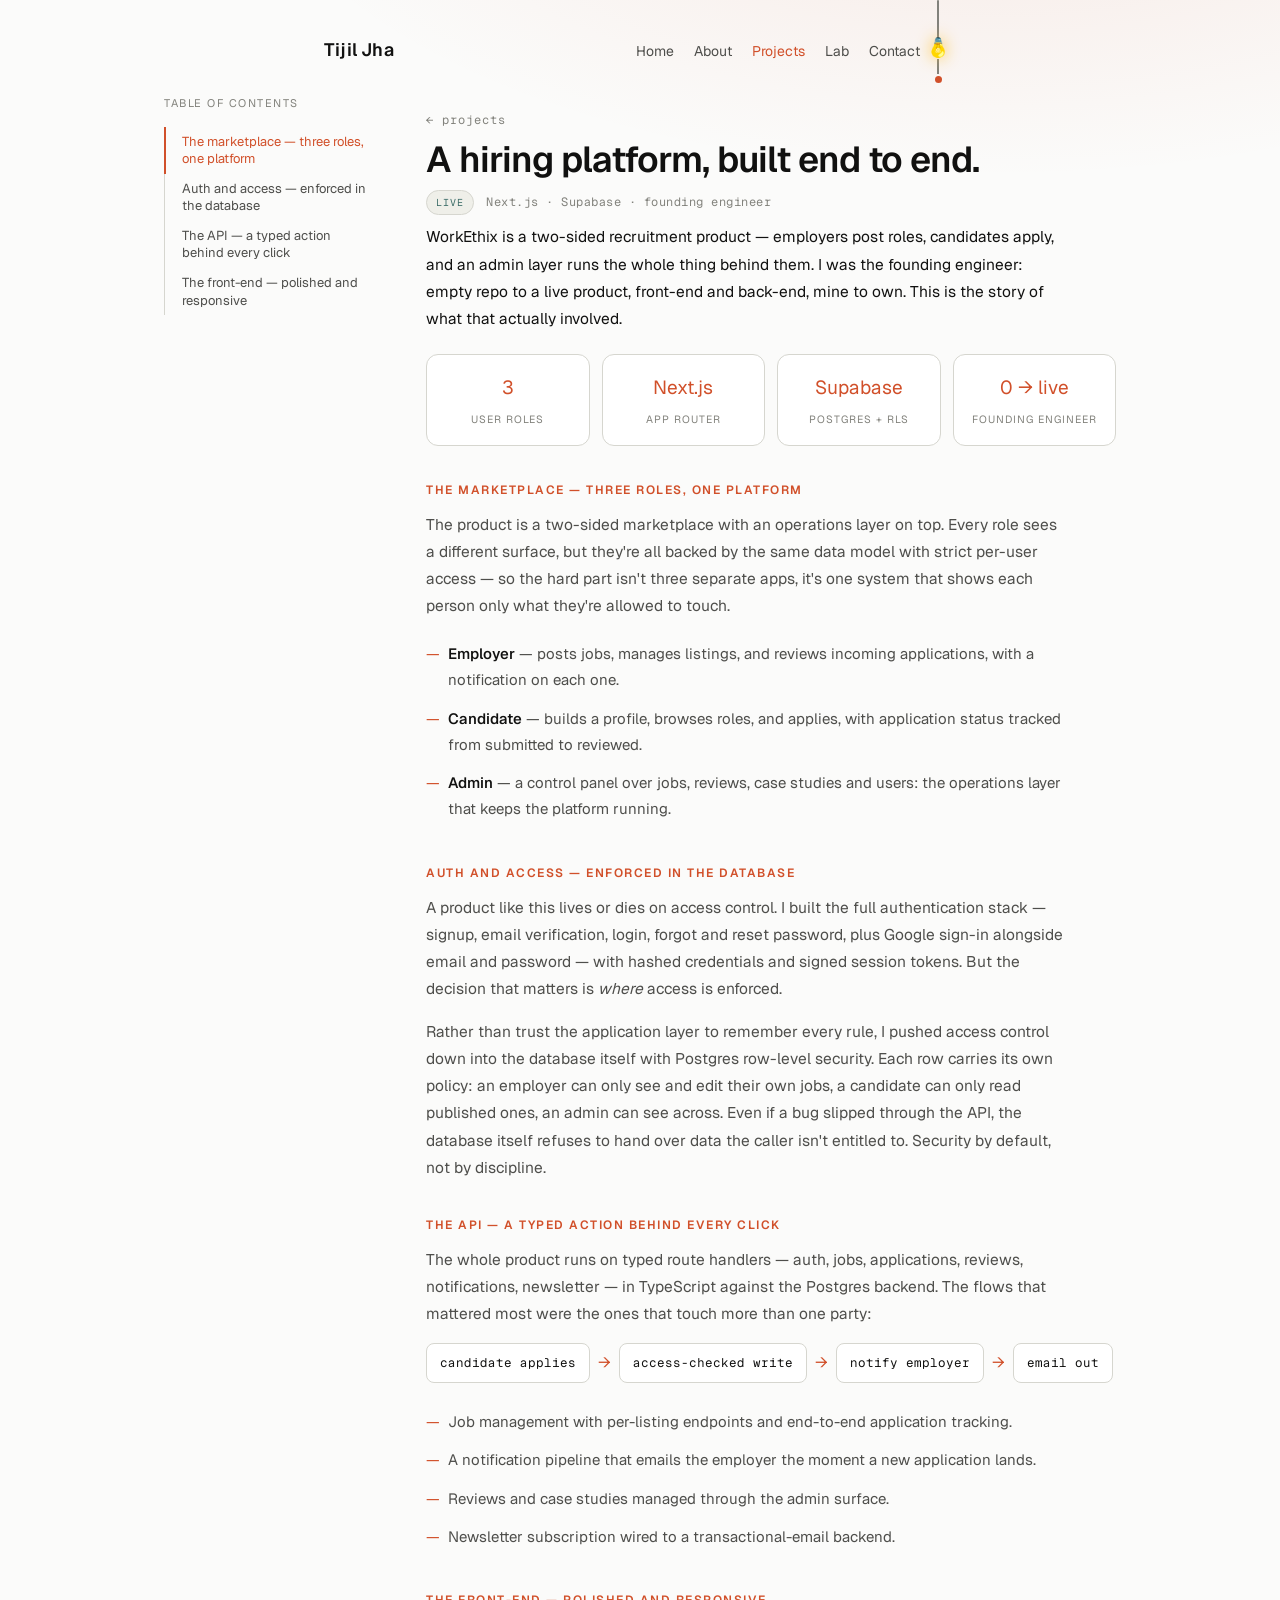
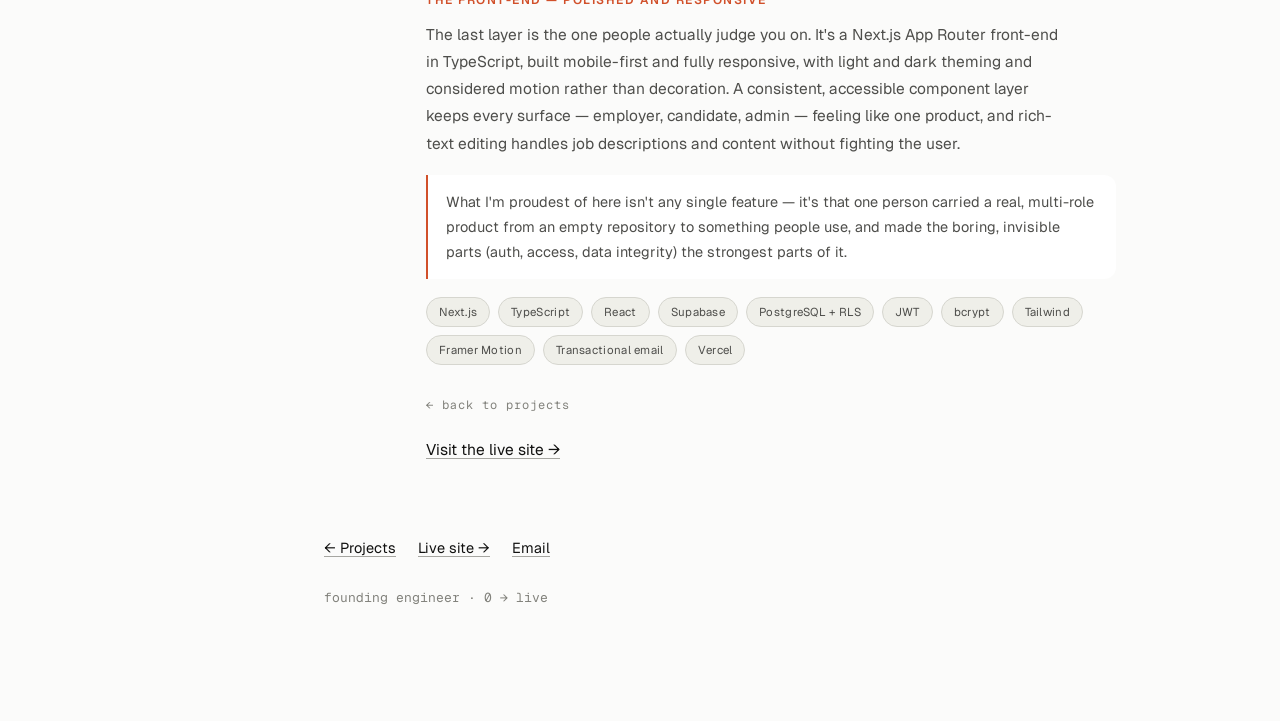
<file: workethix.html>
<!DOCTYPE html>
<html lang="en">
<head>
<meta charset="utf-8">
<meta name="viewport" content="width=device-width, initial-scale=1">
<title>WorkEthix — a hiring platform, end to end — Tijil Jha</title>
<meta name="description" content="A two-sided hiring platform built from an empty repo as the founding engineer — front-end and back-end, auth to interface.">
<link rel="preconnect" href="https://rsms.me/">
<link rel="stylesheet" href="https://rsms.me/inter/inter.css">
<link rel="stylesheet" href="theme.css">
<script src="theme.js"></script>
</head>
<body>

<header class="site">
  <div class="wrap">
    <div class="row">
      <a class="brand" href="index.html">Tijil&nbsp;Jha</a>
      <nav class="main">
        <a href="index.html">Home</a>
        <a href="about.html">About</a>
        <a href="projects.html" aria-current="page">Projects</a>
        <a href="lab.html">Lab</a>
        <a href="mailto:tijiljha8@gmail.com">Contact</a>
        <button class="pullbulb" onclick="pullBulb(this)" aria-label="Toggle the lights" title="Pull the cord"><span class="pb-wire"></span><span class="pb-bulb">💡</span><span class="pb-cord"></span><span class="pb-knob"></span></button>
      </nav>
    </div>
  </div>
</header>

<div class="doclayout">
  <aside class="toc"><p class="toc-h">Table of Contents</p><nav id="toc"></nav></aside>
  <main class="doc">
    <a class="backlink" href="projects.html">← projects</a>
    <h1>A hiring platform, built end to end.</h1>
    <div class="meta"><span class="status">live</span> <span>Next.js · Supabase · founding engineer</span></div>

    <p class="lead">
      WorkEthix is a two-sided recruitment product — employers post roles, candidates apply, and an
      admin layer runs the whole thing behind them. I was the founding engineer: empty repo to a live
      product, front-end and back-end, mine to own. This is the story of what that actually involved.
    </p>

    <div class="metrics">
      <div class="metric"><div class="n">3</div><div class="l">user roles</div></div>
      <div class="metric"><div class="n">Next.js</div><div class="l">app router</div></div>
      <div class="metric"><div class="n">Supabase</div><div class="l">postgres + rls</div></div>
      <div class="metric"><div class="n">0 → live</div><div class="l">founding engineer</div></div>
    </div>

    <h2>The marketplace — three roles, one platform</h2>
    <p>
      The product is a two-sided marketplace with an operations layer on top. Every role sees a
      different surface, but they're all backed by the same data model with strict per-user access —
      so the hard part isn't three separate apps, it's one system that shows each person only what
      they're allowed to touch.
    </p>
    <ul>
      <li><b>Employer</b> — posts jobs, manages listings, and reviews incoming applications, with a notification on each one.</li>
      <li><b>Candidate</b> — builds a profile, browses roles, and applies, with application status tracked from submitted to reviewed.</li>
      <li><b>Admin</b> — a control panel over jobs, reviews, case studies and users: the operations layer that keeps the platform running.</li>
    </ul>

    <h2>Auth and access — enforced in the database</h2>
    <p>
      A product like this lives or dies on access control. I built the full authentication stack —
      signup, email verification, login, forgot and reset password, plus Google sign-in alongside
      email and password — with hashed credentials and signed session tokens. But the decision that
      matters is <em>where</em> access is enforced.
    </p>
    <p>
      Rather than trust the application layer to remember every rule, I pushed access control down into
      the database itself with Postgres row-level security. Each row carries its own policy: an
      employer can only see and edit their own jobs, a candidate can only read published ones, an admin
      can see across. Even if a bug slipped through the API, the database itself refuses to hand over
      data the caller isn't entitled to. Security by default, not by discipline.
    </p>

    <h2>The API — a typed action behind every click</h2>
    <p>
      The whole product runs on typed route handlers — auth, jobs, applications, reviews,
      notifications, newsletter — in TypeScript against the Postgres backend. The flows that mattered
      most were the ones that touch more than one party:
    </p>
    <div class="pipeline">
      <span class="stage">candidate applies</span><span class="arrow">→</span>
      <span class="stage">access-checked write</span><span class="arrow">→</span>
      <span class="stage">notify employer</span><span class="arrow">→</span>
      <span class="stage">email out</span>
    </div>
    <ul>
      <li>Job management with per-listing endpoints and end-to-end application tracking.</li>
      <li>A notification pipeline that emails the employer the moment a new application lands.</li>
      <li>Reviews and case studies managed through the admin surface.</li>
      <li>Newsletter subscription wired to a transactional-email backend.</li>
    </ul>

    <h2>The front-end — polished and responsive</h2>
    <p>
      The last layer is the one people actually judge you on. It's a Next.js App Router front-end in
      TypeScript, built mobile-first and fully responsive, with light and dark theming and considered
      motion rather than decoration. A consistent, accessible component layer keeps every surface —
      employer, candidate, admin — feeling like one product, and rich-text editing handles job
      descriptions and content without fighting the user.
    </p>

    <div class="callout">
      What I'm proudest of here isn't any single feature — it's that one person carried a real,
      multi-role product from an empty repository to something people use, and made the boring,
      invisible parts (auth, access, data integrity) the strongest parts of it.
    </div>

    <div class="tags">
      <span class="tag">Next.js</span><span class="tag">TypeScript</span><span class="tag">React</span>
      <span class="tag">Supabase</span><span class="tag">PostgreSQL + RLS</span><span class="tag">JWT</span><span class="tag">bcrypt</span>
      <span class="tag">Tailwind</span><span class="tag">Framer Motion</span><span class="tag">Transactional email</span><span class="tag">Vercel</span>
    </div>

    <a class="backlink" href="projects.html">← back to projects</a>
    <p style="margin-top:18px"><a href="https://workethixrec.com/" target="_blank" rel="noopener">Visit the live site →</a></p>
  </main>
</div>

<footer class="site">
  <div class="wrap">
    <div class="links">
      <a href="projects.html">← Projects</a>
      <a href="https://workethixrec.com/" target="_blank" rel="noopener">Live site →</a>
      <a href="mailto:tijiljha8@gmail.com">Email</a>
    </div>
    <p class="fine">founding engineer · 0 → live</p>
  </div>
</footer>

<script src="toc.js"></script>
</body>
</html>
</file>
<file: theme.css>
/* ============================================================
   Tijil Jha — portfolio theme (single, clean skin)
   Warm paper + ink, rust accent, muted teal secondary.
   Display: Fraunces (serif) · Body: Inter.
   ============================================================ */
@import url('https://fonts.googleapis.com/css2?family=Geist:wght@400;500;600;700&family=Geist+Mono:wght@400;500&display=swap');

:root{
  --bg:#fbfbfa; --text:#111110; --dim:#4e4e4b; --faint:#82827c;
  --line:#d6d6cf; --accent:#d1502a; --accent2:#3f6f6a; --card:#ffffff;
  --tagbg:#efefe9;
  --mono:'Geist Mono',ui-monospace,"SF Mono",Menlo,Consolas,monospace;
  --sans:'Geist',system-ui,-apple-system,'Segoe UI',sans-serif;
  --serif:'Geist',system-ui,sans-serif;
  --radius:12px;
}
/* dark theme — applied by system preference, unless user chose light */
@media (prefers-color-scheme: dark){
  :root:not([data-theme="light"]){
    --bg:#0a0a0a; --text:#ededeb; --dim:#a1a19c; --faint:#6a6a66;
    --line:#232320; --accent:#f06d43; --accent2:#79b3a9; --card:#131311;
    --tagbg:#1a1a17; }
}
/* dark theme — applied by explicit user choice */
:root[data-theme="dark"]{
  --bg:#0a0a0a; --text:#ededeb; --dim:#a1a19c; --faint:#6a6a66;
  --line:#232320; --accent:#f06d43; --accent2:#79b3a9; --card:#131311;
  --tagbg:#1a1a17; }

/* theme toggle — a bulb hanging from the ceiling on a wire, with a pull-cord.
   Pull the cord: lights on = white theme, lights off = dark theme. */
header.site .wrap{position:relative}
nav.main{margin-right:36px}
.pullbulb{position:absolute;top:-34px;right:24px;background:none;border:none;cursor:pointer;
  display:flex;flex-direction:column;align-items:center;padding:0 6px;z-index:50}
.pullbulb .pb-wire{width:2px;height:38px;background:var(--faint);border-radius:1px}
.pullbulb .pb-bulb{font-size:19px;line-height:1;transform:rotate(180deg);
  filter:drop-shadow(0 0 8px rgba(255,195,55,.95));transition:filter .3s}   /* ON (light theme) */
.pullbulb .pb-cord{width:1.5px;height:15px;background:var(--faint);transform-origin:top;margin-top:2px}
.pullbulb .pb-knob{width:7px;height:7px;border-radius:50%;background:var(--accent);margin-top:2px;
  transition:transform .1s}
.pullbulb:hover .pb-knob{transform:translateY(2px)}
/* bulb OFF in dark theme — still clearly visible, just unlit */
:root[data-theme="dark"] .pullbulb .pb-bulb{
  filter:grayscale(1) brightness(.85) contrast(1.15) drop-shadow(0 0 2px rgba(255,255,255,.35))}
:root[data-theme="dark"] .pullbulb .pb-wire,
:root[data-theme="dark"] .pullbulb .pb-cord{background:#b5b5ae}
@media (prefers-color-scheme: dark){
  :root:not([data-theme="light"]) .pullbulb .pb-bulb{
    filter:grayscale(1) brightness(.85) contrast(1.15) drop-shadow(0 0 2px rgba(255,255,255,.35))}
  :root:not([data-theme="light"]) .pullbulb .pb-wire,
  :root:not([data-theme="light"]) .pullbulb .pb-cord{background:#b5b5ae}
}
/* the pull: cord stretches down, knob follows, bulb gives a little shake */
.pullbulb.pull .pb-cord{animation:cordpull .5s cubic-bezier(.36,.07,.19,.97)}
.pullbulb.pull .pb-knob{animation:knobpull .5s cubic-bezier(.36,.07,.19,.97)}
.pullbulb.pull .pb-bulb{animation:bulbshake .5s ease .1s}
@keyframes cordpull{0%{transform:scaleY(1)}38%{transform:scaleY(2.1)}68%{transform:scaleY(.8)}100%{transform:scaleY(1)}}
@keyframes knobpull{0%{transform:translateY(0)}38%{transform:translateY(17px)}68%{transform:translateY(-3px)}100%{transform:translateY(0)}}
@keyframes bulbshake{0%,100%{transform:rotate(180deg)}35%{transform:rotate(174deg)}65%{transform:rotate(185deg)}85%{transform:rotate(178deg)}}
@media (prefers-reduced-motion:reduce){
  .pullbulb.pull .pb-cord,.pullbulb.pull .pb-knob,.pullbulb.pull .pb-bulb{animation:none}
}

*{box-sizing:border-box;margin:0;padding:0}
html{scroll-behavior:smooth}
body{
  background:var(--bg);
  background-image:radial-gradient(1100px 520px at 78% -8%, color-mix(in srgb, var(--accent) 12%, transparent), transparent 70%);
  color:var(--text);
  font-family:var(--sans); font-size:16px; line-height:1.75;
  -webkit-font-smoothing:antialiased; font-feature-settings:'cv11','ss01';
}
.wrap{max-width:680px;margin:0 auto;padding:0 24px}
a{color:var(--text);text-decoration:underline;text-decoration-color:color-mix(in srgb,var(--faint) 70%,transparent);text-underline-offset:3px;transition:.15s}
a:hover{color:var(--accent);text-decoration-color:var(--accent)}
.accent{color:var(--accent)}

/* header / nav */
header.site{padding:34px 0 0}
header.site .row{display:flex;justify-content:space-between;align-items:baseline;flex-wrap:wrap;gap:12px}
.brand{font-family:var(--serif);font-weight:600;font-size:18px;letter-spacing:.2px;text-decoration:none;color:var(--text)}
nav.main{display:flex;gap:20px;font-size:14px;align-items:center}
nav.main a{color:var(--dim);text-decoration:none}
nav.main a:hover,nav.main a[aria-current]{color:var(--accent)}

/* now / status strip */
.nowcard{display:flex;flex-wrap:wrap;gap:8px 26px;background:var(--card);border:1px solid var(--line);
  border-radius:var(--radius);padding:16px 20px;margin:26px 0 0}
.nowcard .item{font-size:13.5px;color:var(--dim);display:flex;gap:8px;align-items:baseline}
.nowcard .k{color:var(--accent2);font-family:var(--mono);font-size:11px;letter-spacing:1px;text-transform:uppercase}
.nowcard .item b{color:var(--text);font-weight:550}

/* headings / text */
section{padding:44px 0 0}
h1{font-family:var(--serif);font-size:36px;font-weight:600;letter-spacing:-1px;line-height:1.15;margin-bottom:18px}
h1 .light{color:var(--accent);font-weight:600}
h2.sec{font-size:12px;font-weight:600;letter-spacing:2px;text-transform:uppercase;color:var(--faint);margin-bottom:24px;display:flex;align-items:center;gap:12px}
h2.sec::after{content:"";flex:1;height:1px;background:var(--line)}
p{color:var(--dim);margin-bottom:16px;max-width:64ch}
p strong,b{color:var(--text);font-weight:550}
.lead{font-size:17px;color:var(--text)}

/* feature card */
.feature{display:block;border:1px solid var(--line);border-radius:var(--radius);background:var(--card);
  padding:24px 26px;margin:0 0 16px;text-decoration:none;transition:.18s}
.feature:hover{border-color:var(--accent);transform:translateY(-2px)}
.feature .kick{font-family:var(--mono);font-size:11px;letter-spacing:1.5px;text-transform:uppercase;color:var(--accent);font-weight:600}
.feature h3{font-family:var(--serif);font-size:21px;font-weight:600;margin:8px 0 6px;letter-spacing:-.2px;color:var(--text)}
.feature p{font-size:14.5px;margin-bottom:10px}
.feature .cta{font-size:14px;color:var(--accent);font-weight:550}

/* rows list */
ul.rows{list-style:none}
ul.rows li{display:grid;grid-template-columns:40px 1fr;gap:0 16px;padding:22px 0;border-top:1px solid var(--line)}
ul.rows li:last-child{border-bottom:1px solid var(--line)}
ul.rows .n{color:var(--faint);font-family:var(--mono);font-size:13px;font-variant-numeric:tabular-nums;padding-top:5px}
ul.rows h3{font-family:var(--serif);font-size:18px;font-weight:600;letter-spacing:-.1px;display:flex;align-items:baseline;gap:10px;flex-wrap:wrap;color:var(--text)}
ul.rows h3 a{text-decoration:none;color:var(--text)}
ul.rows h3 a:hover{color:var(--accent)}
ul.rows h3 .meta{font-weight:400;font-size:12.5px;color:var(--faint);font-family:var(--mono)}
ul.rows p{font-size:14.5px;margin:6px 0 8px}
ul.rows .links{font-size:13.5px;display:flex;gap:16px}

/* status pill */
.status{font-family:var(--mono);font-size:10px;letter-spacing:1px;text-transform:uppercase;
  padding:3px 9px;border:1px solid var(--line);border-radius:20px;color:var(--accent2);background:var(--tagbg)}

/* tags */
.tags{display:flex;gap:8px;flex-wrap:wrap;margin:16px 0 0}
.tag{font-size:11.5px;color:var(--dim);background:var(--tagbg);border:1px solid var(--line);border-radius:20px;padding:4px 12px;letter-spacing:.3px}

/* doc / article pages */
.backlink{display:inline-block;color:var(--faint);font-family:var(--mono);font-size:12px;letter-spacing:1px;margin:30px 0 0;text-decoration:none}
.backlink:hover{color:var(--accent)}
.doc h1{margin:22px 0 10px}
.doc .meta{font-family:var(--mono);font-size:12px;color:var(--faint);letter-spacing:.5px;margin-bottom:8px;display:flex;gap:12px;align-items:center;flex-wrap:wrap}
.doc h2{font-family:var(--sans);font-size:12px;font-weight:600;letter-spacing:1.5px;text-transform:uppercase;color:var(--accent);margin:34px 0 10px}
.doc p{font-size:15.5px}
.doc ul{list-style:none;margin:8px 0 16px}
.doc ul li{position:relative;padding:6px 0 6px 22px;color:var(--dim);font-size:15px;max-width:64ch}
.doc ul li::before{content:"—";position:absolute;left:0;color:var(--accent)}
.doc .callout{border-left:2px solid var(--accent);background:var(--card);border-radius:0 var(--radius) var(--radius) 0;
  padding:14px 18px;margin:18px 0;font-size:14.5px;color:var(--dim)}
.pipeline{display:flex;flex-wrap:wrap;gap:8px;align-items:center;margin:16px 0 20px}
.pipeline .stage{background:var(--card);border:1px solid var(--line);border-radius:8px;padding:8px 13px;font-size:12.5px;color:var(--text);font-family:var(--mono)}
.pipeline .arrow{color:var(--accent)}
.metrics{display:grid;grid-template-columns:repeat(4,1fr);gap:12px;margin:22px 0 8px}
.metric{background:var(--card);border:1px solid var(--line);border-radius:var(--radius);padding:16px;text-align:center}
.metric .n{font-family:var(--serif);color:var(--accent);font-size:19px}
.metric .l{color:var(--faint);font-size:10.5px;letter-spacing:1px;text-transform:uppercase;margin-top:6px}
@media(max-width:560px){.metrics{grid-template-columns:1fr 1fr}}

/* ---- documentation layout: breadcrumb + sticky TOC ---- */
.crumb{font-family:var(--mono);font-size:12.5px;color:var(--faint);letter-spacing:.2px;
  display:flex;gap:8px;flex-wrap:wrap;max-width:1000px;margin:26px auto 0;padding:0 24px}
.crumb a{color:var(--faint);text-decoration:none}
.crumb a:hover{color:var(--accent)}
.crumb .here{color:var(--text)}
.doclayout{max-width:1000px;margin:0 auto;padding:0 24px;display:grid;
  grid-template-columns:210px 1fr;gap:52px;align-items:start}
.doclayout .doc{padding-top:14px;min-width:0}
.doclayout .doc h1{margin-top:6px}
.toc{position:sticky;top:34px;padding-top:28px}
.toc-h{font-size:11px;letter-spacing:1.5px;text-transform:uppercase;color:var(--faint);margin-bottom:14px}
#toc{display:flex;flex-direction:column;border-left:1px solid var(--line)}
.toc-link{font-size:13px;color:var(--dim);text-decoration:none;padding:6px 0 6px 16px;
  margin-left:-1px;border-left:2px solid transparent;line-height:1.35;transition:.12s}
.toc-link:hover{color:var(--text)}
.toc-link.active{color:var(--accent);border-left-color:var(--accent)}
@media(max-width:820px){
  .doclayout{grid-template-columns:1fr;max-width:680px;gap:0}
  .crumb{max-width:680px}
  .toc{display:none}
}

/* let's chat button */
.chatbtn{display:inline-block;background:var(--accent);color:#fff;text-decoration:none;
  font-size:14.5px;font-weight:500;padding:11px 22px;border-radius:999px;margin:6px 0 26px;transition:.15s}
.chatbtn:hover{color:#fff;filter:brightness(1.08);transform:translateY(-1px)}

/* footer */
footer.site{padding:56px 0 96px}
footer.site .links{display:flex;gap:22px;font-size:14.5px;flex-wrap:wrap}
footer.site .fine{color:var(--faint);font-size:13px;margin-top:26px;font-family:var(--mono)}
</file>
